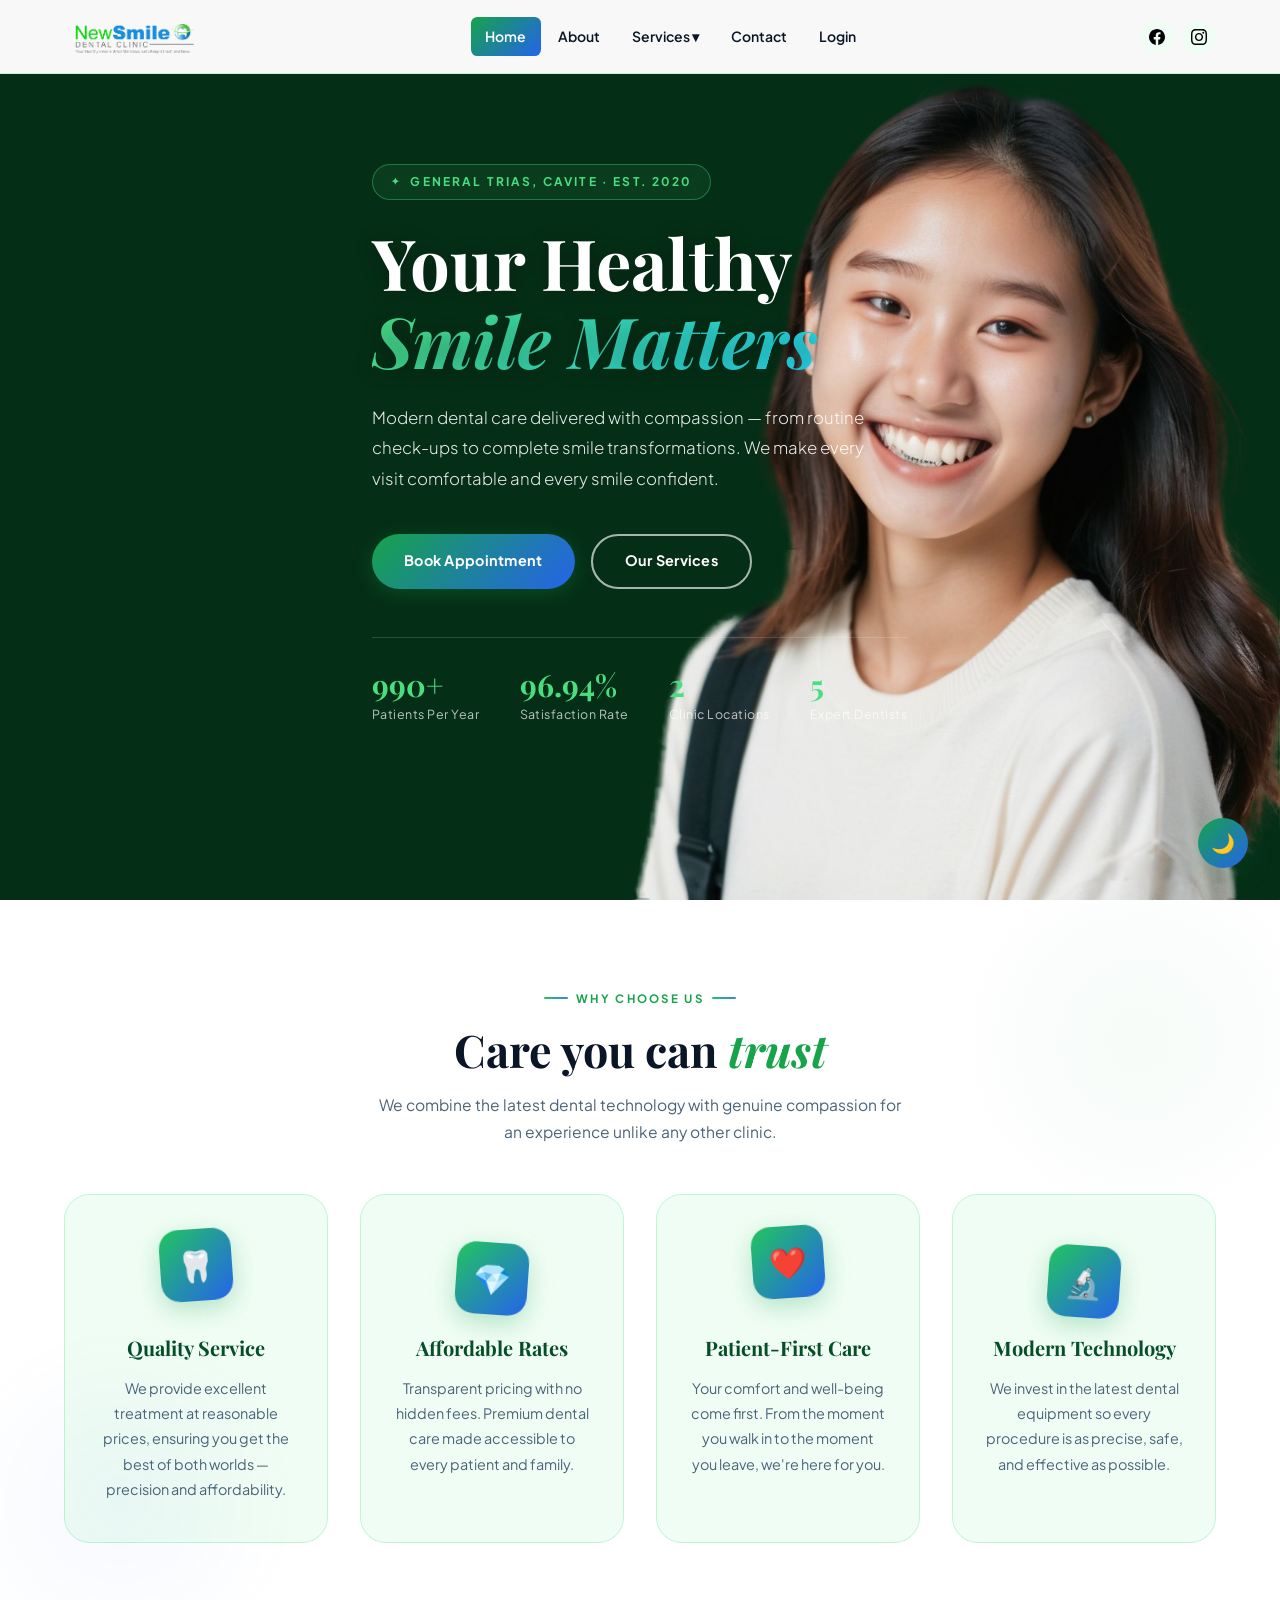
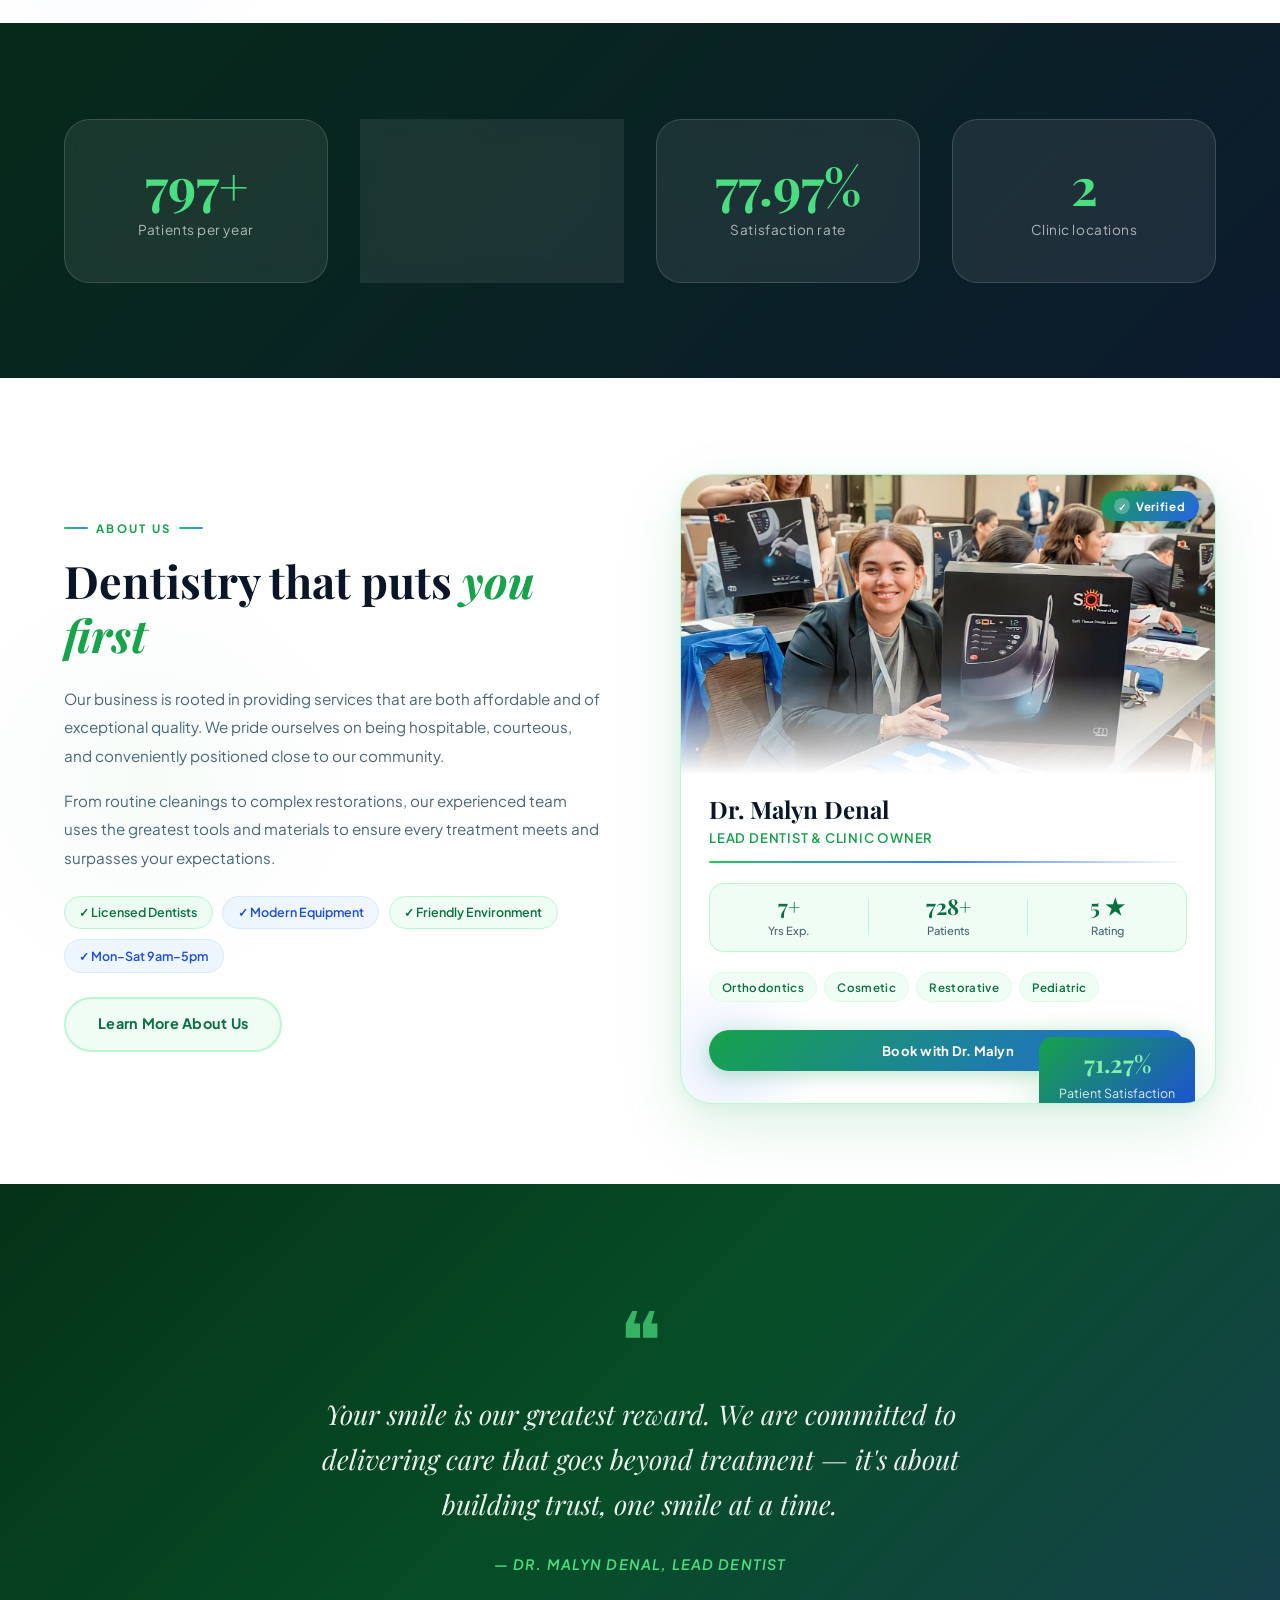
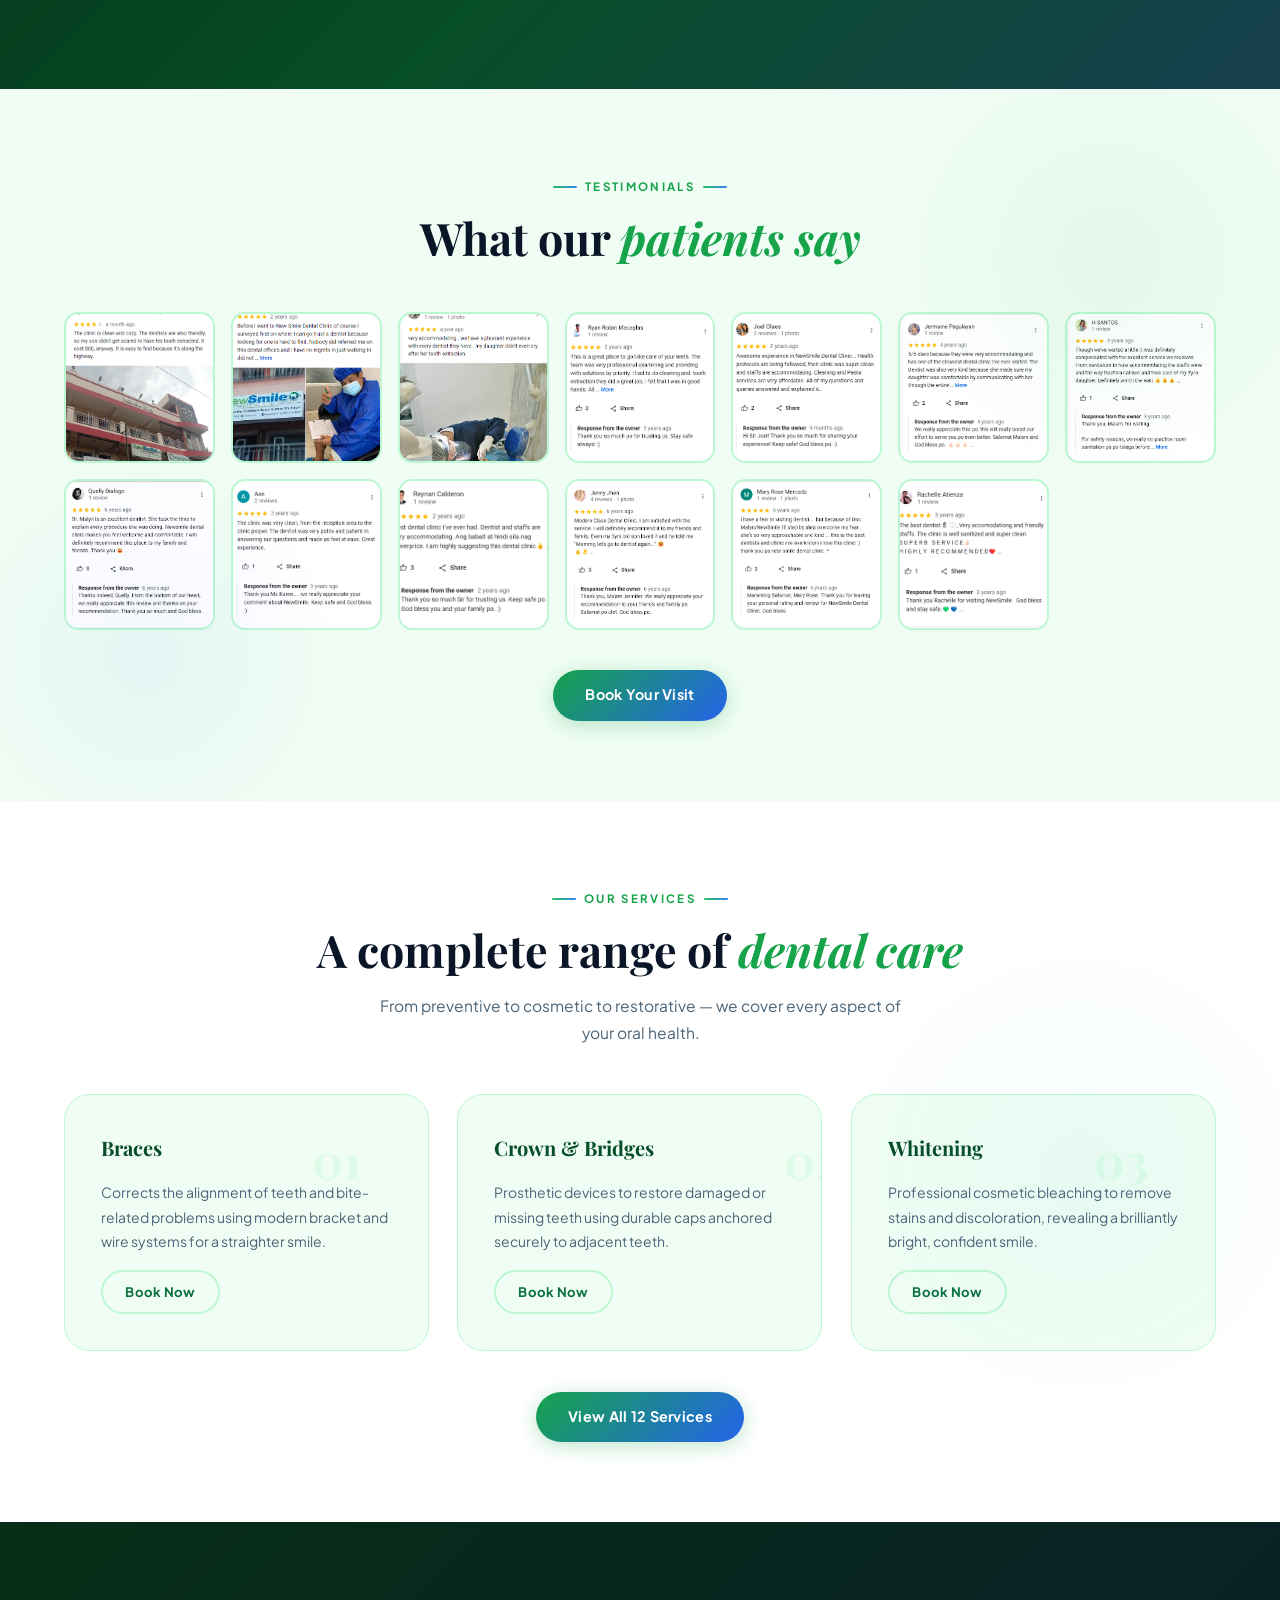
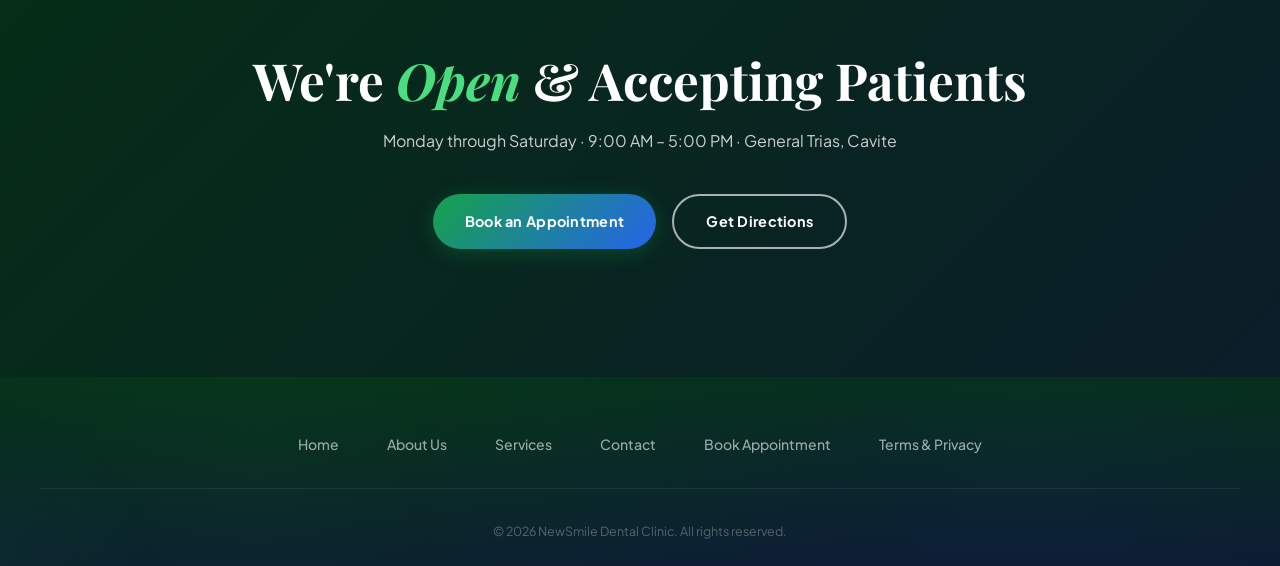
<file: index.html>
<!DOCTYPE html>
<html lang="en">
<head>
  <meta charset="UTF-8">
  <meta name="viewport" content="width=device-width, initial-scale=1.0">
  <title>NewSmile Dental Clinic — General Trias, Cavite</title>
  <link rel="stylesheet" href="css/style.css">
  <link href="https://fonts.googleapis.com/css2?family=Playfair+Display:ital,wght@0,400;0,600;0,700;1,400;1,600&family=Plus+Jakarta+Sans:wght@300;400;500;600;700&display=swap" rel="stylesheet">
  <link rel="icon" type="image/png" href="images/logo.png">
</head>
<body>
<button class="darkmode" onclick="myFunction()">🌙</button>

<!-- ══════════════════════════════
     SCROLL PROGRESS BAR
══════════════════════════════ -->
<div id="scroll-progress"></div>

<!-- ══════════════════════════════
     HEADER / NAV
══════════════════════════════ -->
<header>
  <div class="container nav-container">
    <div class="logo">
      <a href="index.html">
        <img src="images/title-logo.png" alt="NewSmile Dental Clinic">
      </a>
    </div>
    <nav>
      <button class="nav-toggle" aria-label="Toggle navigation">&#9776;</button>
      <ul class="nav-links">
        <li><a href="index.html" class="active">Home</a></li>
        <li><a href="about.html">About</a></li>
        <li>
          <a href="services.html">Services ▾</a>
          <ul class="dropdown-content">
            <li><a href="services.html#braces">Braces</a></li>
            <li><a href="services.html#crowns">Crown &amp; Bridges</a></li>
            <li><a href="services.html#whitening">Whitening</a></li>
            <li><a href="services.html#fillings">Fillings</a></li>
            <li><a href="services.html#cleaning">Cleaning</a></li>
            <li><a href="services.html#extraction">Extractions</a></li>
            <li><a href="services.html#surgery">Dental Surgery</a></li>
            <li><a href="services.html#dentures">Dentures</a></li>
            <li><a href="services.html#rootcanal">Root Canal</a></li>
            <li><a href="services.html#implants">Implants</a></li>
            <li><a href="services.html#pediatric">Pediatric Dentistry</a></li>
            <li><a href="services.html#xray">Dental X-ray</a></li>
          </ul>
        </li>
        <li><a href="contact.html">Contact</a></li>
        <li><a href="Login.html">Login</a></li>
      </ul>
    </nav>
    <div class="social-icons">
      <a href="https://www.facebook.com/NewSmilePH" target="_blank">
        <img src="images/icons/facebook.svg" alt="Facebook">
      </a>
      <a href="https://www.instagram.com" target="_blank">
        <img src="images/icons/instagram.svg" alt="Instagram">
      </a>
    </div>
  </div>
</header>


<!-- ══════════════════════════════════════════════════════
     PARALLAX SECTION 1 — HERO
     📌 REPLACE IMAGE: change url("images/YOUR_HERO_IMAGE.jpg")
        inside the .parallax-hero rule in css/style.css
══════════════════════════════════════════════════════ -->
<section class="parallax-hero">
  <!-- Dark overlay so text stays readable -->
  <div class="parallax-overlay"></div>

  <!-- Floating particles -->
  <div class="hero-particles">
    <span class="particle"></span><span class="particle"></span>
    <span class="particle"></span><span class="particle"></span>
    <span class="particle"></span><span class="particle"></span>
  </div>

  <!-- Hero content -->
  <div class="container hero-content">
    <span class="hero-tag">General Trias, Cavite &middot; Est. 2020</span>
    <h1>Your Healthy<br><span class="highlight">Smile Matters</span></h1>
    <p>Modern dental care delivered with compassion — from routine check-ups to complete smile transformations. We make every visit comfortable and every smile confident.</p>
    <div class="hero-actions">
      <a class="btn" href="appointment.html">Book Appointment</a>
      <a class="btn btn-outline" href="services.html">Our Services</a>
    </div>
    <div class="hero-stats">
      <div class="hero-stat">
        <strong data-target="1000" data-suffix="+">1000+</strong>
        <span>Patients Per Year</span>
      </div>
      <div class="hero-stat">
        <strong data-target="97.88" data-suffix="%" data-decimals="2">97.88%</strong>
        <span>Satisfaction Rate</span>
      </div>
      <div class="hero-stat">
        <strong data-target="2">2</strong>
        <span>Clinic Locations</span>
      </div>
      <div class="hero-stat">
        <strong data-target="5">5</strong>
        <span>Expert Dentists</span>
      </div>
    </div>
  </div>


</section>


<!-- ══════════════════════════════
     WHY CHOOSE US
══════════════════════════════ -->
<section class="features-section">
  <div class="container">
    <div class="section-header center">
      <span class="section-eyebrow reveal">Why Choose Us</span>
      <h2 class="section-title reveal delay-1">Care you can <em>trust</em></h2>
      <p class="section-sub reveal delay-2">We combine the latest dental technology with genuine compassion for an experience unlike any other clinic.</p>
    </div>
    <div class="features-grid">
      <div class="feature reveal delay-1">
        <div class="feature-icon">🦷</div>
        <h3>Quality Service</h3>
        <p>We provide excellent treatment at reasonable prices, ensuring you get the best of both worlds — precision and affordability.</p>
      </div>
      <div class="feature reveal delay-2">
        <div class="feature-icon">💎</div>
        <h3>Affordable Rates</h3>
        <p>Transparent pricing with no hidden fees. Premium dental care made accessible to every patient and family.</p>
      </div>
      <div class="feature reveal delay-3">
        <div class="feature-icon">❤️</div>
        <h3>Patient-First Care</h3>
        <p>Your comfort and well-being come first. From the moment you walk in to the moment you leave, we're here for you.</p>
      </div>
      <div class="feature reveal delay-4">
        <div class="feature-icon">🔬</div>
        <h3>Modern Technology</h3>
        <p>We invest in the latest dental equipment so every procedure is as precise, safe, and effective as possible.</p>
      </div>
    </div>
  </div>
</section>


<!-- ══════════════════════════════════════════════════════
     PARALLAX SECTION 2 — STATISTICS BANNER
     📌 REPLACE IMAGE: change url("images/YOUR_STATS_BG.jpg")
        inside the .parallax-stats rule in css/style.css
══════════════════════════════════════════════════════ -->
<section class="parallax-stats">
  <div class="parallax-overlay overlay-dark"></div>
  <div class="container" style="position:relative;z-index:2;">
    <div class="stats-grid">
      <div class="stats-card reveal">
        <h2 data-target="1000" data-suffix="+">1000+</h2>
        <p>Patients per year</p>
      </div>
      <div class="stats-card reveal delay-1">
        <h2 data-target="5">5</h2>
        <p>Qualified dentists</p>
      </div>
      <div class="stats-card reveal delay-2">
        <h2 data-target="97.88" data-suffix="%" data-decimals="2">97.88%</h2>
        <p>Satisfaction rate</p>
      </div>
      <div class="stats-card reveal delay-3">
        <h2 data-target="2">2</h2>
        <p>Clinic locations</p>
      </div>
    </div>
  </div>
</section>


<!-- ══════════════════════════════
     ABOUT
══════════════════════════════ -->
<section class="about-section">
  <div class="container about-inner">

    <!-- Left: Text -->
    <div class="about-text reveal-left">
      <span class="section-eyebrow">About Us</span>
      <h2>Dentistry that puts <em>you first</em></h2>
      <p>Our business is rooted in providing services that are both affordable and of exceptional quality. We pride ourselves on being hospitable, courteous, and conveniently positioned close to our community.</p>
      <p>From routine cleanings to complex restorations, our experienced team uses the greatest tools and materials to ensure every treatment meets and surpasses your expectations.</p>
      <div class="about-badges">
        <span class="badge">✓ Licensed Dentists</span>
        <span class="badge blue">✓ Modern Equipment</span>
        <span class="badge">✓ Friendly Environment</span>
        <span class="badge blue">✓ Mon–Sat 9am–5pm</span>
      </div>
      <a class="btn btn-ghost" href="about.html">Learn More About Us</a>
    </div>

    <!-- Right: Doctor Lead Card -->
    <div class="about-visual reveal-right">
      <div class="doctor-card">

        <!-- Decorative background blobs -->
        <div class="doctor-card-blob blob-1"></div>
        <div class="doctor-card-blob blob-2"></div>

        <!-- Photo -->
        <div class="doctor-photo-wrap">
          <!--
            📌 REPLACE DOCTOR IMAGE:
               Change src="images/doc-malyn-2.jpg" to your photo path
          -->
          <img src="images/doc-malyn-2.jpg"
               alt="Dr. Malyn Denal"
               class="doctor-photo"
               onerror="this.style.display='none';this.nextElementSibling.style.display='flex'">
          <div class="doctor-photo-placeholder">🦷</div>

          <!-- Verified badge on photo -->
          <div class="doctor-verified">
            <span>✓</span> Verified
          </div>
        </div>

        <!-- Info -->
        <div class="doctor-info">
          <h3 class="doctor-name">Dr. Malyn Denal</h3>
          <p class="doctor-title">Lead Dentist &amp; Clinic Owner</p>

          <!-- Divider line -->
          <div class="doctor-divider"></div>

          <!-- Quick stats row -->
          <div class="doctor-stats-row">
            <div class="doctor-stat-item">
              <strong data-target="10" data-suffix="+">10+</strong>
              <span>Yrs Exp.</span>
            </div>
            <div class="doctor-stat-sep"></div>
            <div class="doctor-stat-item">
              <strong data-target="1000" data-suffix="+">1K+</strong>
              <span>Patients</span>
            </div>
            <div class="doctor-stat-sep"></div>
            <div class="doctor-stat-item">
              <strong>5 ★</strong>
              <span>Rating</span>
            </div>
          </div>

          <!-- Specialties -->
          <div class="doctor-tags">
            <span class="doctor-tag-item">Orthodontics</span>
            <span class="doctor-tag-item">Cosmetic</span>
            <span class="doctor-tag-item">Restorative</span>
            <span class="doctor-tag-item">Pediatric</span>
          </div>

          <!-- CTA -->
          <a class="btn btn-sm" href="appointment.html" style="width:100%;justify-content:center;margin-top:.5rem;">
            Book with Dr. Malyn
          </a>
        </div>

        <!-- Floating satisfaction badge -->
        <div class="about-float-card">
          <span class="num" data-target="97.88" data-suffix="%" data-decimals="2">97.88%</span>
          <p>Patient Satisfaction</p>
        </div>

      </div><!-- /.doctor-card -->
    </div>

  </div>
</section>


<!-- ══════════════════════════════════════════════════════
     PARALLAX SECTION 3 — QUOTE / MID BANNER
     📌 REPLACE IMAGE: change url("images/YOUR_QUOTE_BG.jpg")
        inside the .parallax-quote rule in css/style.css
══════════════════════════════════════════════════════ -->
<section class="parallax-quote">
  <div class="parallax-overlay overlay-green"></div>
  <div class="container parallax-quote-content reveal">
    <span class="quote-icon">❝</span>
    <blockquote>Your smile is our greatest reward. We are committed to delivering care that goes beyond treatment — it's about building trust, one smile at a time.</blockquote>
    <cite>— Dr. Malyn Denal, Lead Dentist</cite>
  </div>
</section>


<!-- ══════════════════════════════
     PATIENT REVIEWS
══════════════════════════════ -->
<section class="reviews-section">
  <div class="container">
    <div class="section-header center">
      <span class="section-eyebrow reveal">Testimonials</span>
      <h2 class="section-title reveal delay-1">What our <em>patients say</em></h2>
    </div>
    <div class="reviews-grid reveal">
      <!--
        📌 REPLACE REVIEW IMAGES:
           Change src paths to your actual customer review screenshots
           e.g. src="images/customer/cus.1.png"
      -->
      <img class="review-img" src="images/customer/cus.1.png"  alt="Patient review 1"  onerror="this.src='';this.alt='Review 1'">
      <img class="review-img" src="images/customer/cus.2.png"  alt="Patient review 2"  onerror="this.src='';this.alt='Review 2'">
      <img class="review-img" src="images/customer/cus.3.png"  alt="Patient review 3"  onerror="this.src='';this.alt='Review 3'">
      <img class="review-img" src="images/customer/cus.4.png"  alt="Patient review 4"  onerror="this.src='';this.alt='Review 4'">
      <img class="review-img" src="images/customer/cus.5.png"  alt="Patient review 5"  onerror="this.src='';this.alt='Review 5'">
      <img class="review-img" src="images/customer/cus.6.png"  alt="Patient review 6"  onerror="this.src='';this.alt='Review 6'">
      <img class="review-img" src="images/customer/cus.7.png"  alt="Patient review 7"  onerror="this.src='';this.alt='Review 7'">
      <img class="review-img" src="images/customer/cus.8.png"  alt="Patient review 8"  onerror="this.src='';this.alt='Review 8'">
      <img class="review-img" src="images/customer/cus.9.png"  alt="Patient review 9"  onerror="this.src='';this.alt='Review 9'">
      <img class="review-img" src="images/customer/cus.10.png" alt="Patient review 10" onerror="this.src='';this.alt='Review 10'">
      <img class="review-img" src="images/customer/cus.11.png" alt="Patient review 11" onerror="this.src='';this.alt='Review 11'">
      <img class="review-img" src="images/customer/cus.12.png" alt="Patient review 12" onerror="this.src='';this.alt='Review 12'">
      <img class="review-img" src="images/customer/cus.13.png" alt="Patient review 13" onerror="this.src='';this.alt='Review 13'">
    </div>
    <div class="text-center reveal" style="margin-top:2rem;">
      <a class="btn" href="appointment.html">Book Your Visit</a>
    </div>
  </div>
</section>


<!-- ══════════════════════════════
     SERVICES PREVIEW
══════════════════════════════ -->
<section class="services-section">
  <div class="container">
    <div class="section-header center">
      <span class="section-eyebrow reveal">Our Services</span>
      <h2 class="section-title reveal delay-1">A complete range of <em>dental care</em></h2>
      <p class="section-sub reveal delay-2">From preventive to cosmetic to restorative — we cover every aspect of your oral health.</p>
    </div>
    <div class="services-grid">
      <div class="service-card reveal delay-1">
        <span class="service-num">01</span>
        <h3>Braces</h3>
        <p>Corrects the alignment of teeth and bite-related problems using modern bracket and wire systems for a straighter smile.</p>
        <a class="btn btn-sm btn-ghost" href="appointment.html">Book Now</a>
      </div>
      <div class="service-card reveal delay-2">
        <span class="service-num">02</span>
        <h3>Crown &amp; Bridges</h3>
        <p>Prosthetic devices to restore damaged or missing teeth using durable caps anchored securely to adjacent teeth.</p>
        <a class="btn btn-sm btn-ghost" href="appointment.html">Book Now</a>
      </div>
      <div class="service-card reveal delay-3">
        <span class="service-num">03</span>
        <h3>Whitening</h3>
        <p>Professional cosmetic bleaching to remove stains and discoloration, revealing a brilliantly bright, confident smile.</p>
        <a class="btn btn-sm btn-ghost" href="appointment.html">Book Now</a>
      </div>
    </div>
    <div class="text-center reveal" style="margin-top:2.5rem;">
      <a class="btn" href="services.html">View All 12 Services</a>
    </div>
  </div>
</section>


<!-- ══════════════════════════════════════════════════════
     PARALLAX SECTION 4 — CTA / CALL TO ACTION
     📌 REPLACE IMAGE: change url("images/YOUR_CTA_IMAGE.jpg")
        inside the .parallax-cta rule in css/style.css
══════════════════════════════════════════════════════ -->
<section class="parallax-cta">
  <div class="parallax-overlay overlay-dark"></div>
  <div class="container cta-content reveal">
    <h2>We're <em>Open</em> &amp; Accepting Patients</h2>
    <p>Monday through Saturday &middot; 9:00 AM – 5:00 PM &middot; General Trias, Cavite</p>
    <div class="cta-actions">
      <a class="btn" href="appointment.html">Book an Appointment</a>
      <a class="btn btn-outline" href="contact.html">Get Directions</a>
    </div>
  </div>
</section>


<!-- ══════════════════════════════
     FOOTER
══════════════════════════════ -->
<footer>
  <div class="footer-links container">
    <a href="index.html">Home</a>
    <a href="about.html">About Us</a>
    <a href="services.html">Services</a>
    <a href="contact.html">Contact</a>
    <a href="appointment.html">Book Appointment</a>
    <a href="Agreement.html">Terms &amp; Privacy</a>
  </div>
  <div class="footer-bottom">&copy; 2026 NewSmile Dental Clinic. All rights reserved.</div>
</footer>

<script src="js/script.js"></script>
</body>
</html>
</file>
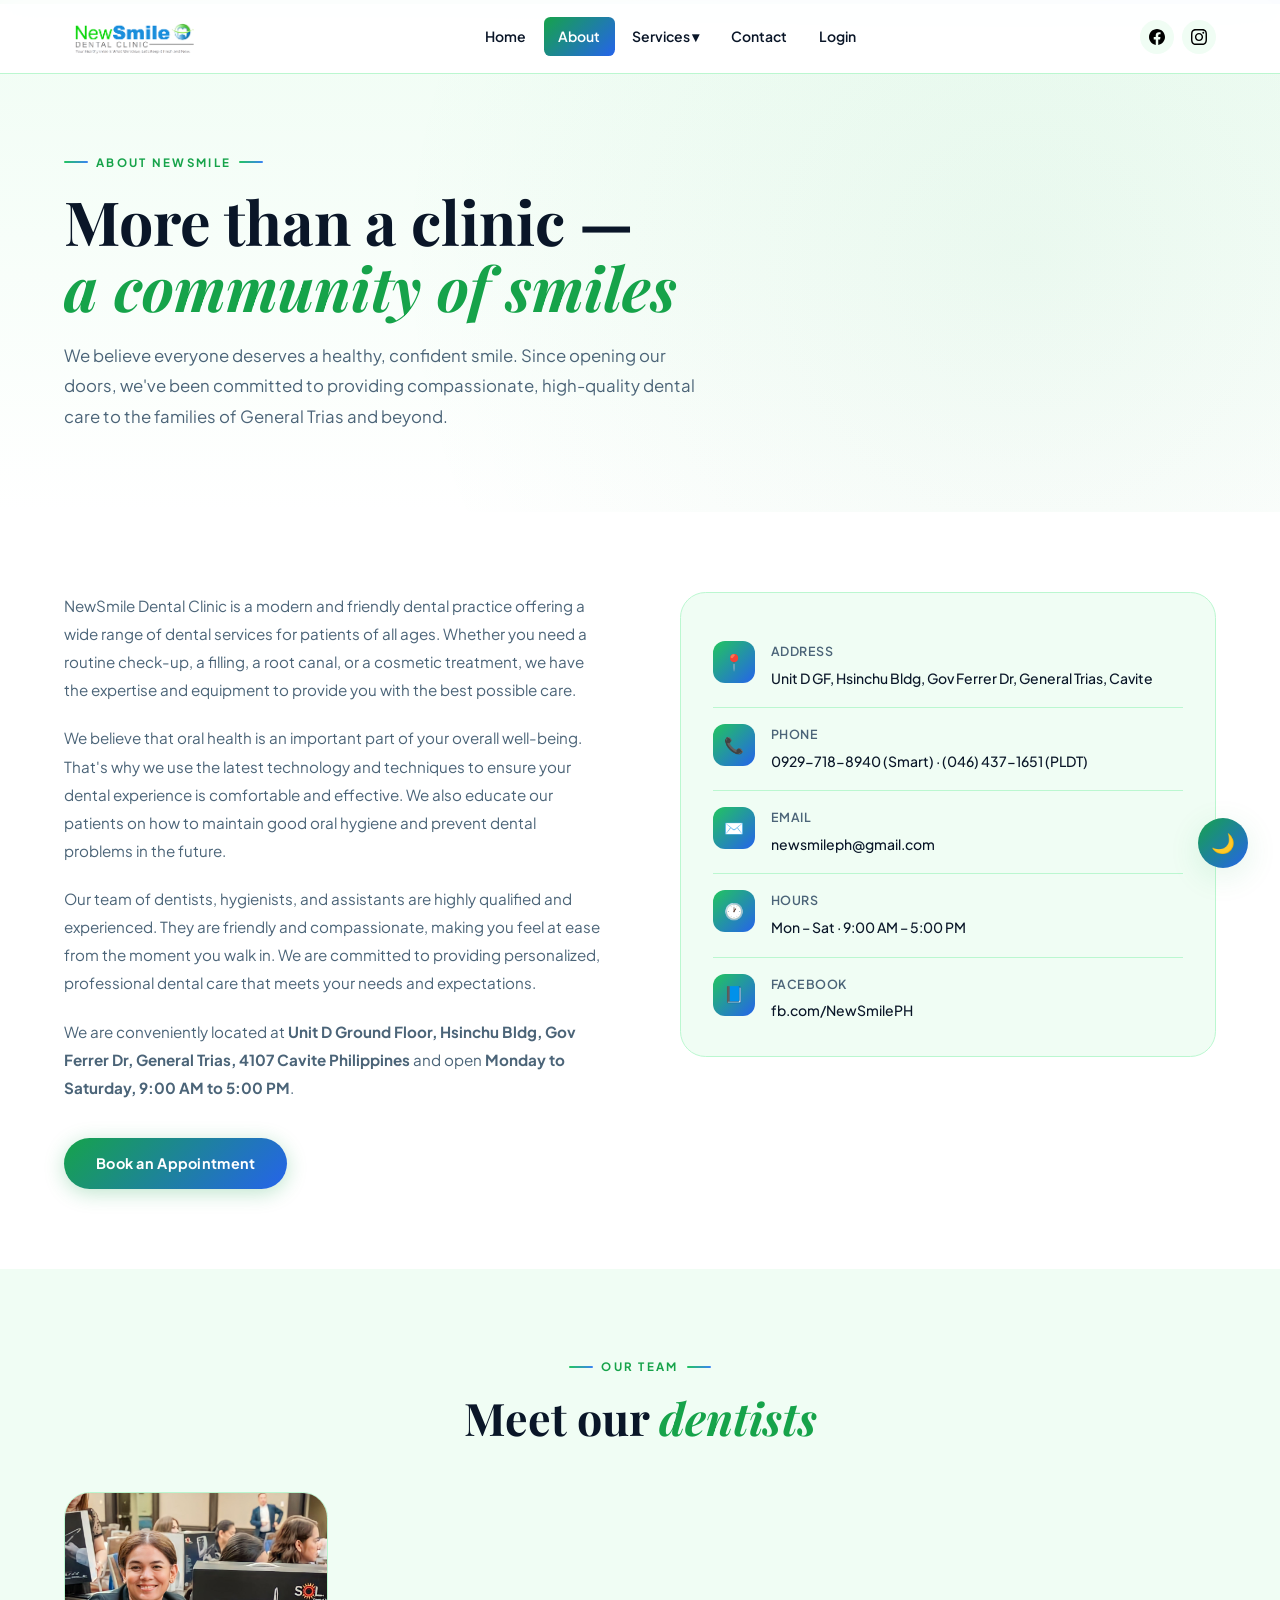
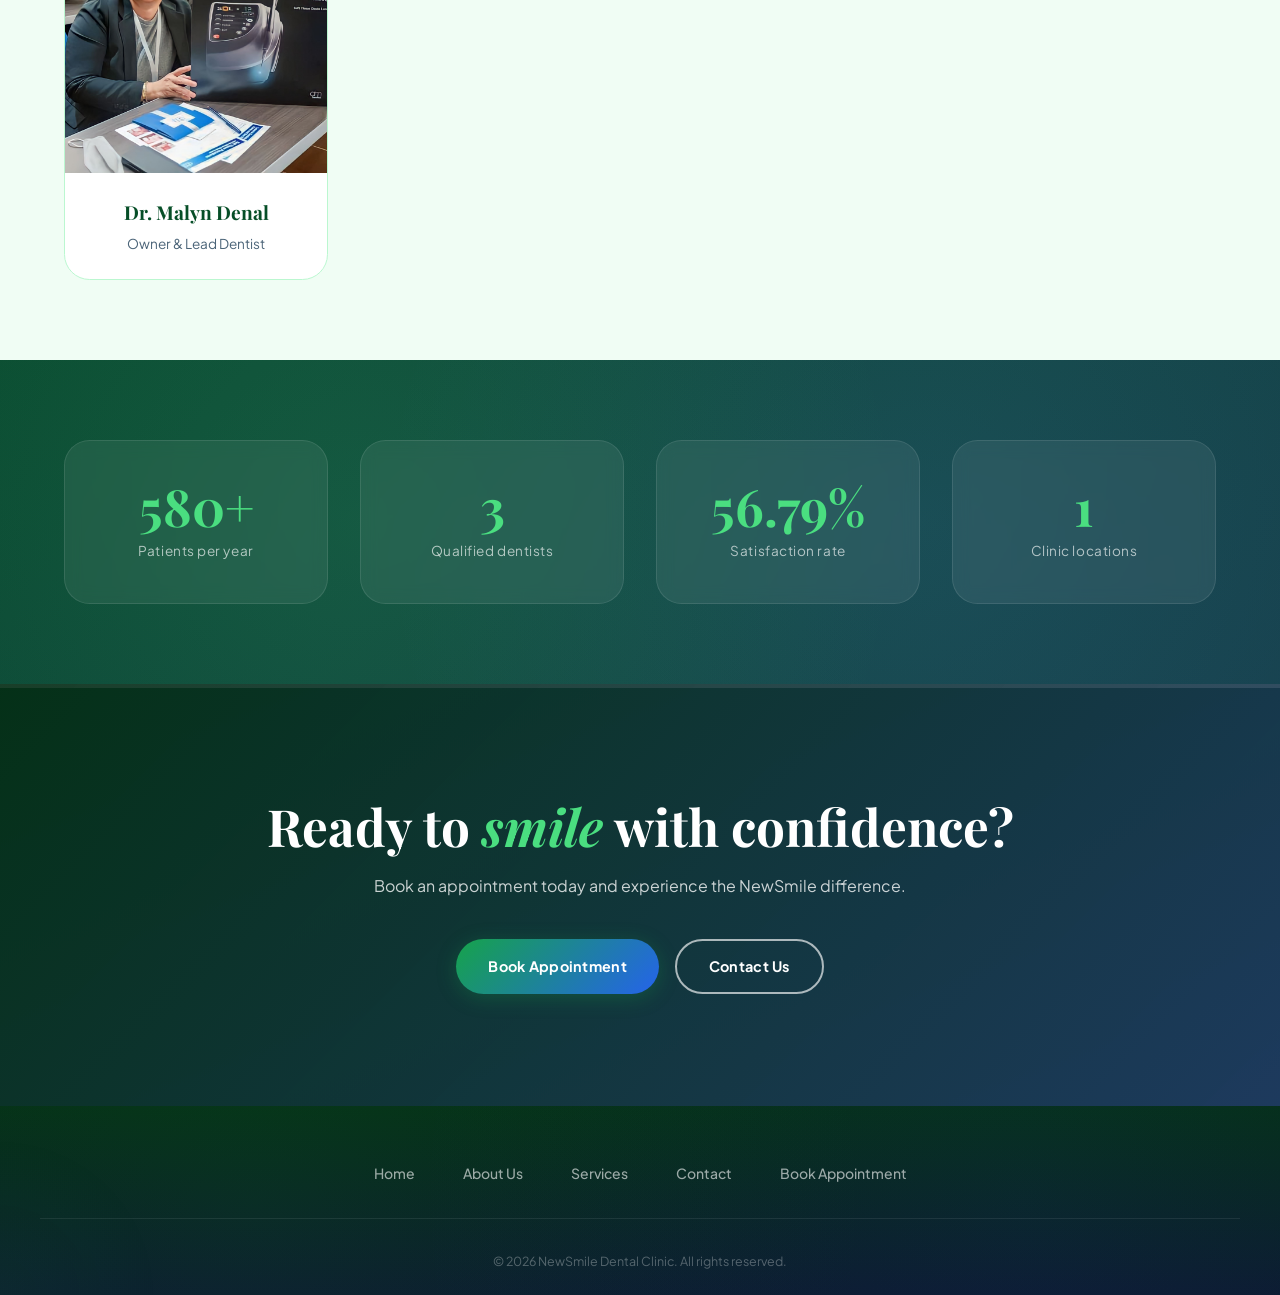
<file: about.html>
<!DOCTYPE html>
<html lang="en">
<head>
  <meta charset="UTF-8">
  <meta name="viewport" content="width=device-width, initial-scale=1.0">
  <title>About Us — NewSmile Dental Clinic</title>
  <link rel="stylesheet" href="css/style.css">
  <link href="https://fonts.googleapis.com/css2?family=Playfair+Display:ital,wght@0,400;0,600;0,700;1,400;1,600&family=Plus+Jakarta+Sans:wght@300;400;500;600;700&display=swap" rel="stylesheet">
  <link rel="icon" type="image/png" href="images/logo.png">
</head>
<body>
<button class="darkmode" onclick="myFunction()">🌙</button>
<header>
  <div class="container nav-container">
    <div class="logo"><a href="index.html"><img src="images/title-logo.png" alt="NewSmile Dental Clinic"></a></div>
    <nav>
      <button class="nav-toggle" aria-label="Toggle nav">&#9776;</button>
      <ul class="nav-links">
        <li><a href="index.html">Home</a></li>
        <li><a href="about.html" class="active">About</a></li>
        <li><a href="services.html">Services ▾</a>
          <ul class="dropdown-content">
            <li><a href="services.html#braces">Braces</a></li>
            <li><a href="services.html#crowns">Crown &amp; Bridges</a></li>
            <li><a href="services.html#whitening">Whitening</a></li>
            <li><a href="services.html#fillings">Fillings</a></li>
            <li><a href="services.html#cleaning">Cleaning</a></li>
            <li><a href="services.html#extraction">Extractions</a></li>
            <li><a href="services.html#surgery">Dental Surgery</a></li>
            <li><a href="services.html#dentures">Dentures</a></li>
            <li><a href="services.html#rootcanal">Root Canal</a></li>
            <li><a href="services.html#implants">Implants</a></li>
            <li><a href="services.html#pediatric">Pediatric Dentistry</a></li>
            <li><a href="services.html#xray">Dental X-ray</a></li>
          </ul>
        </li>
        <li><a href="contact.html">Contact</a></li>
        <li><a href="Login.html">Login</a></li>
      </ul>
    </nav>
    <div class="social-icons">
      <a href="https://www.facebook.com/redbillions" target="_blank"><img src="images/icons/facebook.svg" alt="Facebook"></a>
      <a href="https://www.instagram.com" target="_blank"><img src="images/icons/instagram.svg" alt="Instagram"></a>
    </div>
  </div>
</header>

<!-- PAGE HERO -->
<section class="page-hero-section">
  <div class="container">
    <span class="section-eyebrow reveal">About NewSmile</span>
    <h1 class="page-title reveal delay-1">More than a clinic —<br><em>a community of smiles</em></h1>
    <p class="page-subtitle reveal delay-2">We believe everyone deserves a healthy, confident smile. Since opening our doors, we've been committed to providing compassionate, high-quality dental care to the families of General Trias and beyond.</p>
  </div>
</section>

<!-- ABOUT BODY -->
<section class="about-page-body">
  <div class="container about-body-grid">
    <div class="about-body-text reveal-left">
      <p>NewSmile Dental Clinic is a modern and friendly dental practice offering a wide range of dental services for patients of all ages. Whether you need a routine check-up, a filling, a root canal, or a cosmetic treatment, we have the expertise and equipment to provide you with the best possible care.</p>
      <p>We believe that oral health is an important part of your overall well-being. That's why we use the latest technology and techniques to ensure your dental experience is comfortable and effective. We also educate our patients on how to maintain good oral hygiene and prevent dental problems in the future.</p>
      <p>Our team of dentists, hygienists, and assistants are highly qualified and experienced. They are friendly and compassionate, making you feel at ease from the moment you walk in. We are committed to providing personalized, professional dental care that meets your needs and expectations.</p>
      <p>We are conveniently located at <strong>Unit D Ground Floor, Hsinchu Bldg, Gov Ferrer Dr, General Trias, 4107 Cavite Philippines</strong> and open <strong>Monday to Saturday, 9:00 AM to 5:00 PM</strong>.</p>
      <a class="btn" href="appointment.html" style="margin-top:1rem;">Book an Appointment</a>
    </div>
    <div class="reveal-right">
      <div class="about-info-card">
        <div class="about-info-item">
          <div class="about-info-icon">📍</div>
          <div><strong>Address</strong><span>Unit D GF, Hsinchu Bldg, Gov Ferrer Dr, General Trias, Cavite</span></div>
        </div>
        <div class="about-info-item">
          <div class="about-info-icon">📞</div>
          <div><strong>Phone</strong><span>0929-718-8940 (Smart) · (046) 437-1651 (PLDT)</span></div>
        </div>
        <div class="about-info-item">
          <div class="about-info-icon">✉️</div>
          <div><strong>Email</strong><span><a href="mailto:newsmileph@gmail.com">newsmileph@gmail.com</a></span></div>
        </div>
        <div class="about-info-item">
          <div class="about-info-icon">🕐</div>
          <div><strong>Hours</strong><span>Mon – Sat · 9:00 AM – 5:00 PM</span></div>
        </div>
        <div class="about-info-item">
          <div class="about-info-icon">📘</div>
          <div><strong>Facebook</strong><span><a href="https://web.facebook.com/NewSmilePH" target="_blank">fb.com/NewSmilePH</a></span></div>
        </div>
      </div>
    </div>
  </div>
</section>

<!-- TEAM -->
<section class="team-section">
  <div class="container">
    <div class="section-header center">
      <span class="section-eyebrow reveal">Our Team</span>
      <h2 class="section-title reveal delay-1">Meet our <em>dentists</em></h2>
    </div>
    <div class="team-grid">
      <div class="team-card reveal-scale delay-1">
        <img class="team-card-img" src="images/doc-malyn-2.jpg" alt="Dr. Malyn Denal">
        <div class="team-card-body">
          <h3>Dr. Malyn Denal</h3>
          <p>Owner &amp; Lead Dentist</p>
        </div>
      </div>
      <!-- Add more team cards here as the team grows -->
    </div>
  </div>
</section>

<!-- STATISTICS -->
<section class="statistics-section">
  <div class="container">
    <div class="stats-grid">
      <div class="stats-card reveal"><h2 data-target="1000" data-suffix="+">1000+</h2><p>Patients per year</p></div>
      <div class="stats-card reveal delay-1"><h2 data-target="5">5</h2><p>Qualified dentists</p></div>
      <div class="stats-card reveal delay-2"><h2 data-target="97.88" data-suffix="%" data-decimals="2">97.88%</h2><p>Satisfaction rate</p></div>
      <div class="stats-card reveal delay-3"><h2 data-target="2">2</h2><p>Clinic locations</p></div>
    </div>
  </div>
</section>

<!-- CTA -->
<section class="cta-section">
  <div class="cta-bg"></div>
  <div class="cta-overlay"></div>
  <div class="container cta-content reveal">
    <h2>Ready to <em>smile</em> with confidence?</h2>
    <p>Book an appointment today and experience the NewSmile difference.</p>
    <div class="cta-actions">
      <a class="btn" href="appointment.html">Book Appointment</a>
      <a class="btn btn-outline" href="contact.html">Contact Us</a>
    </div>
  </div>
</section>

<footer>
  <div class="footer-links container">
    <a href="index.html">Home</a>
    <a href="about.html">About Us</a>
    <a href="services.html">Services</a>
    <a href="contact.html">Contact</a>
    <a href="appointment.html">Book Appointment</a>
  </div>
  <div class="footer-bottom">&copy; 2026 NewSmile Dental Clinic. All rights reserved.</div>
</footer>
<script src="js/script.js"></script>
</body>
</html>
</file>
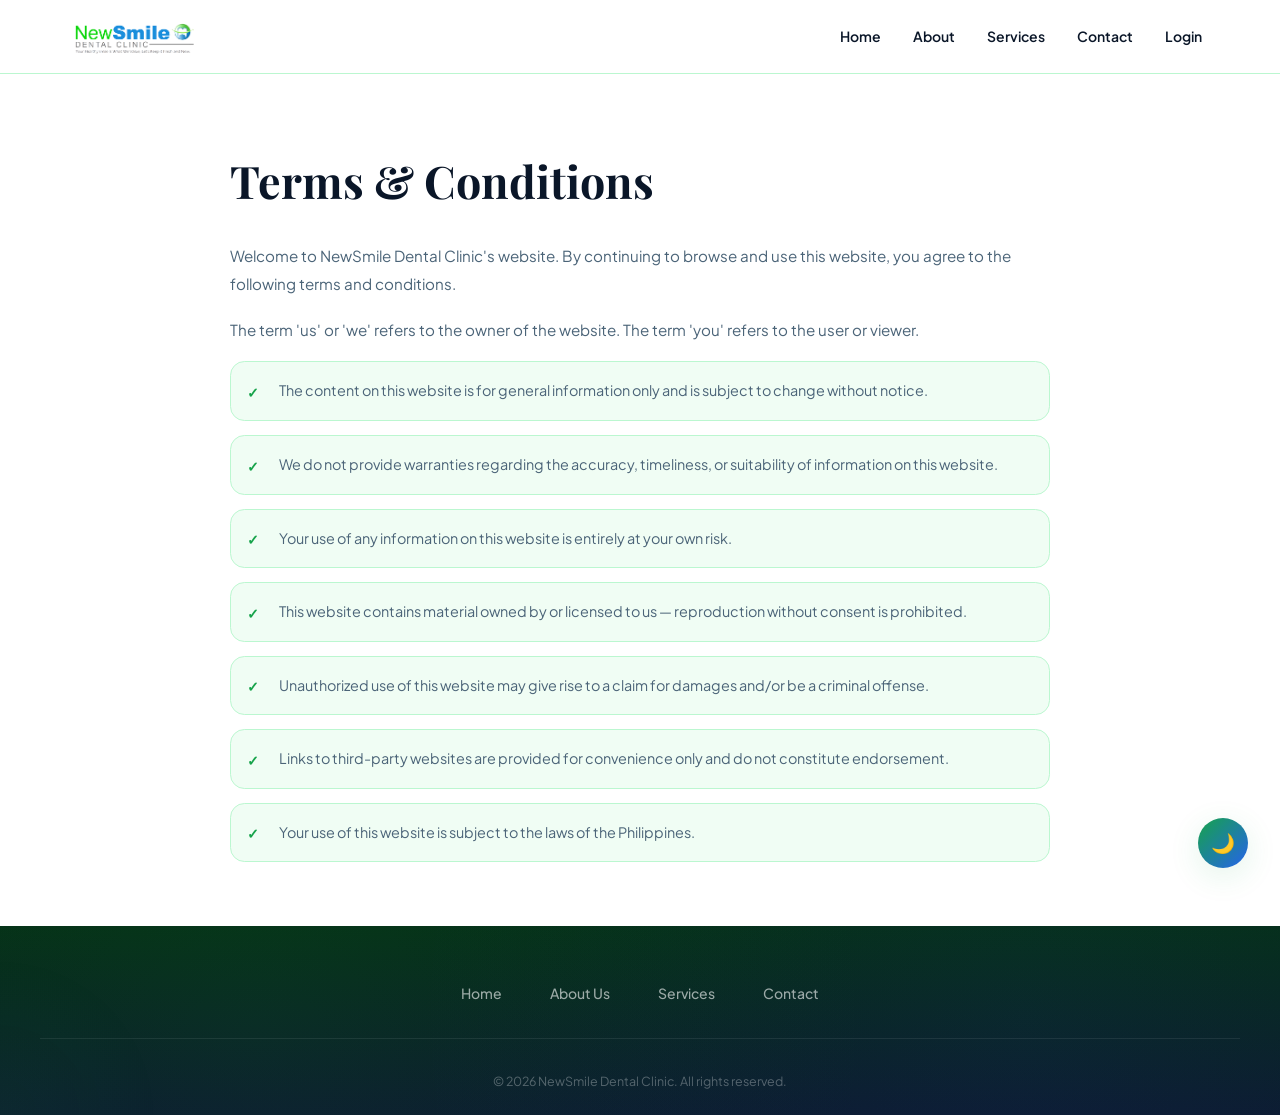
<file: Agreement.html>
<!DOCTYPE html>
<html lang="en">
<head>
  <meta charset="UTF-8">
  <meta name="viewport" content="width=device-width, initial-scale=1.0">
  <title>Terms &amp; Privacy — NewSmile Dental Clinic</title>
  <link rel="stylesheet" href="css/style.css">
  <link href="https://fonts.googleapis.com/css2?family=Playfair+Display:ital,wght@0,400;0,600;0,700;1,400;1,600&family=Plus+Jakarta+Sans:wght@300;400;500;600;700&display=swap" rel="stylesheet">
  <link rel="icon" type="image/png" href="images/logo.png">
</head>
<body>
<button class="darkmode" onclick="myFunction()">🌙</button>
<header>
  <div class="container nav-container">
    <div class="logo"><a href="index.html"><img src="images/title-logo.png" alt="NewSmile Dental Clinic"></a></div>
    <nav>
      <button class="nav-toggle" aria-label="Toggle nav">&#9776;</button>
      <ul class="nav-links">
        <li><a href="index.html">Home</a></li>
        <li><a href="about.html">About</a></li>
        <li><a href="services.html">Services</a></li>
        <li><a href="contact.html">Contact</a></li>
        <li><a href="Login.html">Login</a></li>
      </ul>
    </nav>
  </div>
</header>
<main class="container">
  <section class="terms-section reveal">
    <h1>Terms &amp; Conditions</h1>
    <p>Welcome to NewSmile Dental Clinic's website. By continuing to browse and use this website, you agree to the following terms and conditions.</p>
    <p>The term 'us' or 'we' refers to the owner of the website. The term 'you' refers to the user or viewer.</p>
    <ul>
      <li>The content on this website is for general information only and is subject to change without notice.</li>
      <li>We do not provide warranties regarding the accuracy, timeliness, or suitability of information on this website.</li>
      <li>Your use of any information on this website is entirely at your own risk.</li>
      <li>This website contains material owned by or licensed to us — reproduction without consent is prohibited.</li>
      <li>Unauthorized use of this website may give rise to a claim for damages and/or be a criminal offense.</li>
      <li>Links to third-party websites are provided for convenience only and do not constitute endorsement.</li>
      <li>Your use of this website is subject to the laws of the Philippines.</li>
    </ul>
  </section>
</main>
<footer>
  <div class="footer-links container">
    <a href="index.html">Home</a>
    <a href="about.html">About Us</a>
    <a href="services.html">Services</a>
    <a href="contact.html">Contact</a>
  </div>
  <div class="footer-bottom">&copy; 2026 NewSmile Dental Clinic. All rights reserved.</div>
</footer>
<script src="js/script.js"></script>
</body>
</html>
</file>
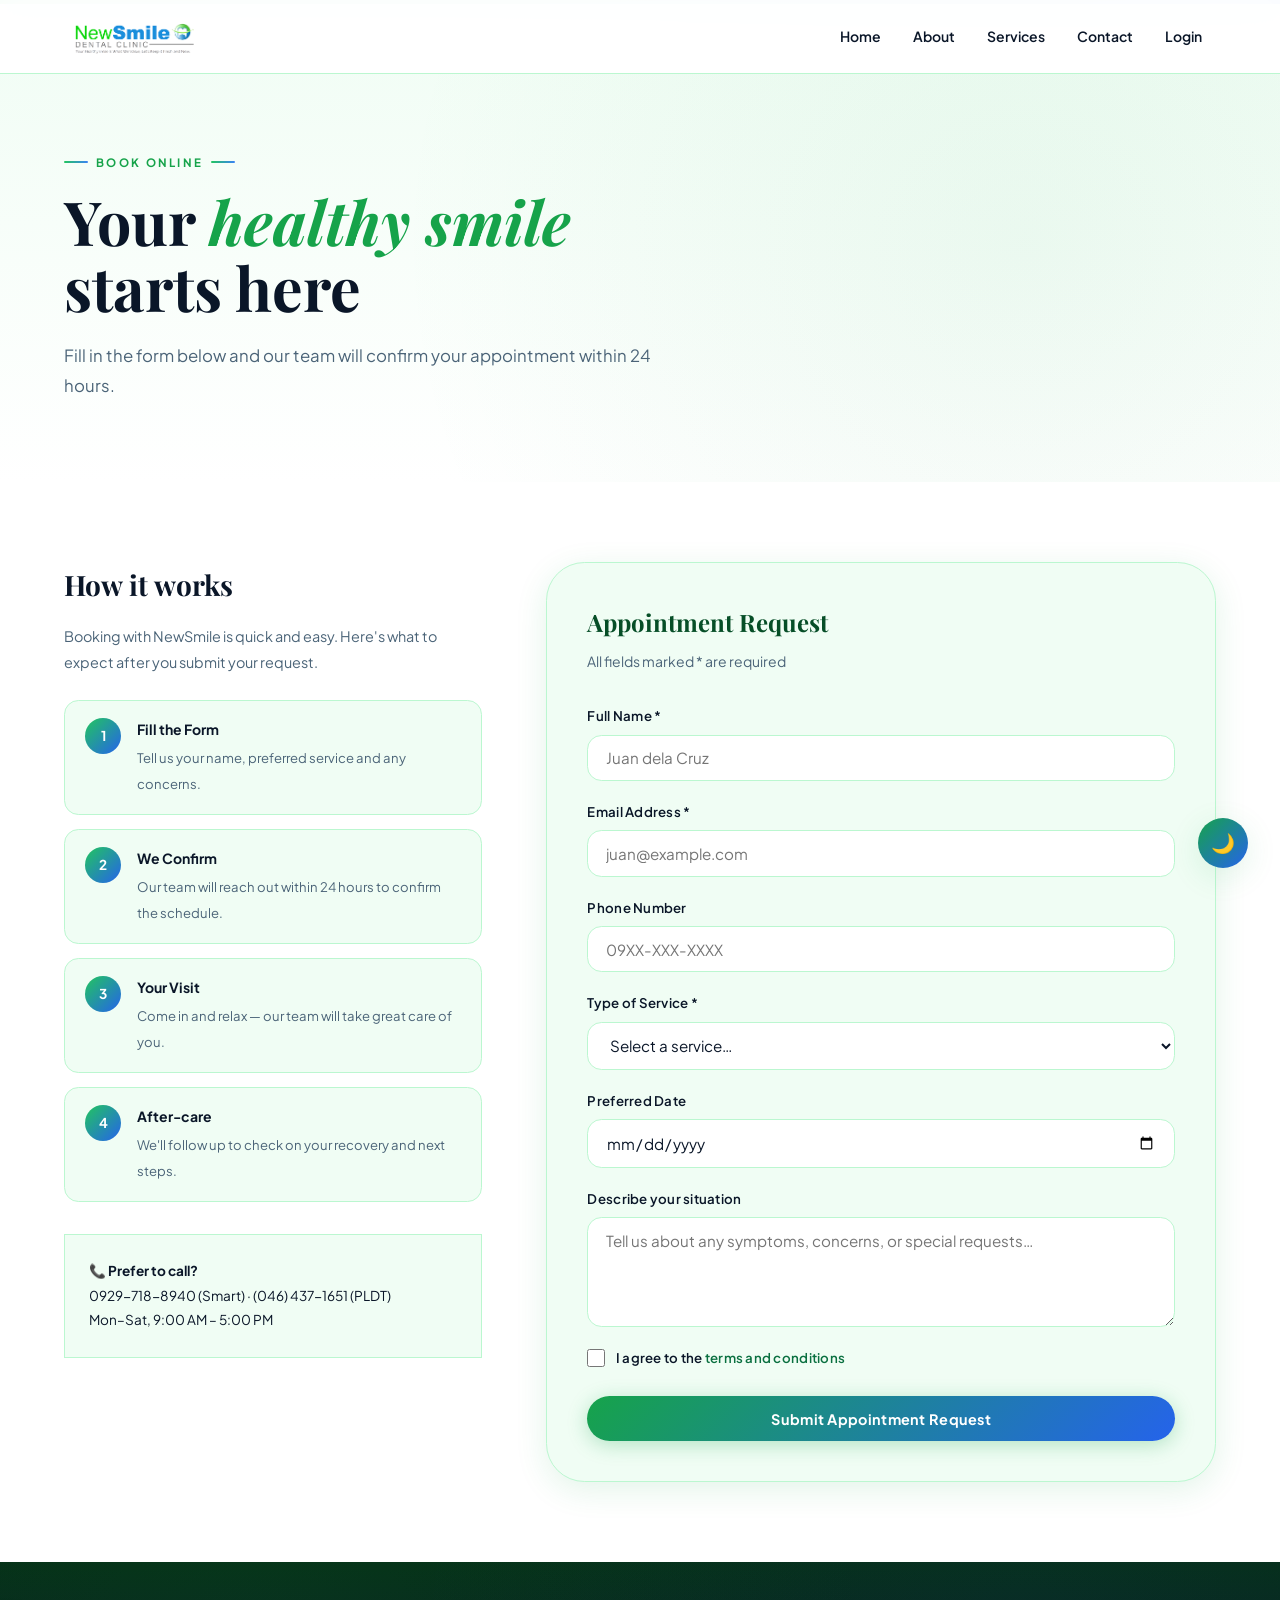
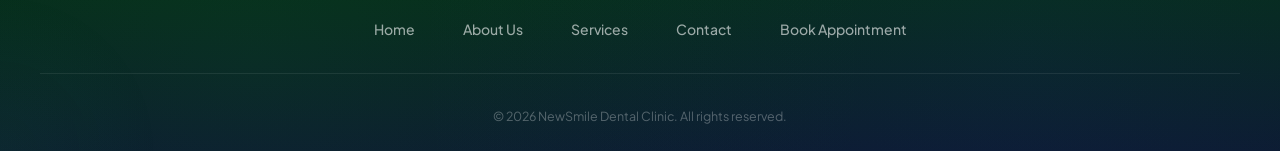
<file: appointment.html>
<!DOCTYPE html>
<html lang="en">
<head>
  <meta charset="UTF-8">
  <meta name="viewport" content="width=device-width, initial-scale=1.0">
  <title>Book Appointment — NewSmile Dental Clinic</title>
  <link rel="stylesheet" href="css/style.css">
  <link href="https://fonts.googleapis.com/css2?family=Playfair+Display:ital,wght@0,400;0,600;0,700;1,400;1,600&family=Plus+Jakarta+Sans:wght@300;400;500;600;700&display=swap" rel="stylesheet">
  <link rel="icon" type="image/png" href="images/logo.png">
</head>
<body>
<button class="darkmode" onclick="myFunction()">🌙</button>
<header>
  <div class="container nav-container">
    <div class="logo"><a href="index.html"><img src="images/title-logo.png" alt="NewSmile Dental Clinic"></a></div>
    <nav>
      <button class="nav-toggle" aria-label="Toggle nav">&#9776;</button>
      <ul class="nav-links">
        <li><a href="index.html">Home</a></li>
        <li><a href="about.html">About</a></li>
        <li><a href="services.html">Services</a></li>
        <li><a href="contact.html">Contact</a></li>
        <li><a href="Login.html">Login</a></li>
      </ul>
    </nav>
  </div>
</header>

<section class="page-hero-section">
  <div class="container">
    <span class="section-eyebrow reveal">Book Online</span>
    <h1 class="page-title reveal delay-1">Your <em>healthy smile</em><br>starts here</h1>
    <p class="page-subtitle reveal delay-2">Fill in the form below and our team will confirm your appointment within 24 hours.</p>
  </div>
</section>

<section class="appointment-section">
  <div class="container appointment-layout">
    <div class="appointment-info reveal-left">
      <h2>How it works</h2>
      <p>Booking with NewSmile is quick and easy. Here's what to expect after you submit your request.</p>
      <div class="appointment-steps">
        <div class="step">
          <div class="step-num">1</div>
          <div class="step-text"><strong>Fill the Form</strong><span>Tell us your name, preferred service and any concerns.</span></div>
        </div>
        <div class="step">
          <div class="step-num">2</div>
          <div class="step-text"><strong>We Confirm</strong><span>Our team will reach out within 24 hours to confirm the schedule.</span></div>
        </div>
        <div class="step">
          <div class="step-num">3</div>
          <div class="step-text"><strong>Your Visit</strong><span>Come in and relax — our team will take great care of you.</span></div>
        </div>
        <div class="step">
          <div class="step-num">4</div>
          <div class="step-text"><strong>After-care</strong><span>We'll follow up to check on your recovery and next steps.</span></div>
        </div>
      </div>
      <div style="margin-top:2rem;padding:1.5rem;background:var(--surface);border:1px solid var(--border);border-radius:var(--radius-lg);">
        <p style="font-size:0.85rem;color:var(--text-muted);margin:0;"><strong style="color:var(--green-700);">📞 Prefer to call?</strong><br>0929-718-8940 (Smart) · (046) 437-1651 (PLDT)<br>Mon–Sat, 9:00 AM – 5:00 PM</p>
      </div>
    </div>
    <div class="appointment-form reveal-right">
      <h3>Appointment Request</h3>
      <p class="sub">All fields marked * are required</p>
      <form action="#" method="post">
        <div class="form-row">
          <label for="full-name">Full Name *</label>
          <input id="full-name" name="full-name" type="text" required placeholder="Juan dela Cruz">
        </div>
        <div class="form-row">
          <label for="email">Email Address *</label>
          <input id="email" name="email" type="email" required placeholder="juan@example.com">
        </div>
        <div class="form-row">
          <label for="phone">Phone Number</label>
          <input id="phone" name="phone" type="tel" placeholder="09XX-XXX-XXXX">
        </div>
        <div class="form-row">
          <label for="service">Type of Service *</label>
          <select id="service" name="service" required>
            <option value="" disabled selected>Select a service…</option>
            <option>Braces</option>
            <option>Crown and Bridges</option>
            <option>Whitening</option>
            <option>Fillings</option>
            <option>Cleaning</option>
            <option>Extraction</option>
            <option>Dental Surgery</option>
            <option>Dentures</option>
            <option>Root Canal Treatment</option>
            <option>Implant</option>
            <option>Pediatric Dentistry</option>
            <option>Dental X-ray</option>
          </select>
        </div>
        <div class="form-row">
          <label for="preferred-date">Preferred Date</label>
          <input id="preferred-date" name="preferred-date" type="date">
        </div>
        <div class="form-row">
          <label for="details">Describe your situation</label>
          <textarea id="details" name="details" rows="4" placeholder="Tell us about any symptoms, concerns, or special requests…"></textarea>
        </div>
        <div class="form-row">
          <label class="checkbox-label" for="agree">
            <input id="agree" name="agree" type="checkbox" required>
            <span>I agree to the <a href="Agreement.html" target="_blank">terms and conditions</a></span>
          </label>
        </div>
        <button class="btn" type="submit" style="width:100%;justify-content:center;">Submit Appointment Request</button>
      </form>
    </div>
  </div>
</section>

<footer>
  <div class="footer-links container">
    <a href="index.html">Home</a>
    <a href="about.html">About Us</a>
    <a href="services.html">Services</a>
    <a href="contact.html">Contact</a>
    <a href="appointment.html">Book Appointment</a>
  </div>
  <div class="footer-bottom">&copy; 2026 NewSmile Dental Clinic. All rights reserved.</div>
</footer>
<script src="js/script.js"></script>
</body>
</html>
</file>
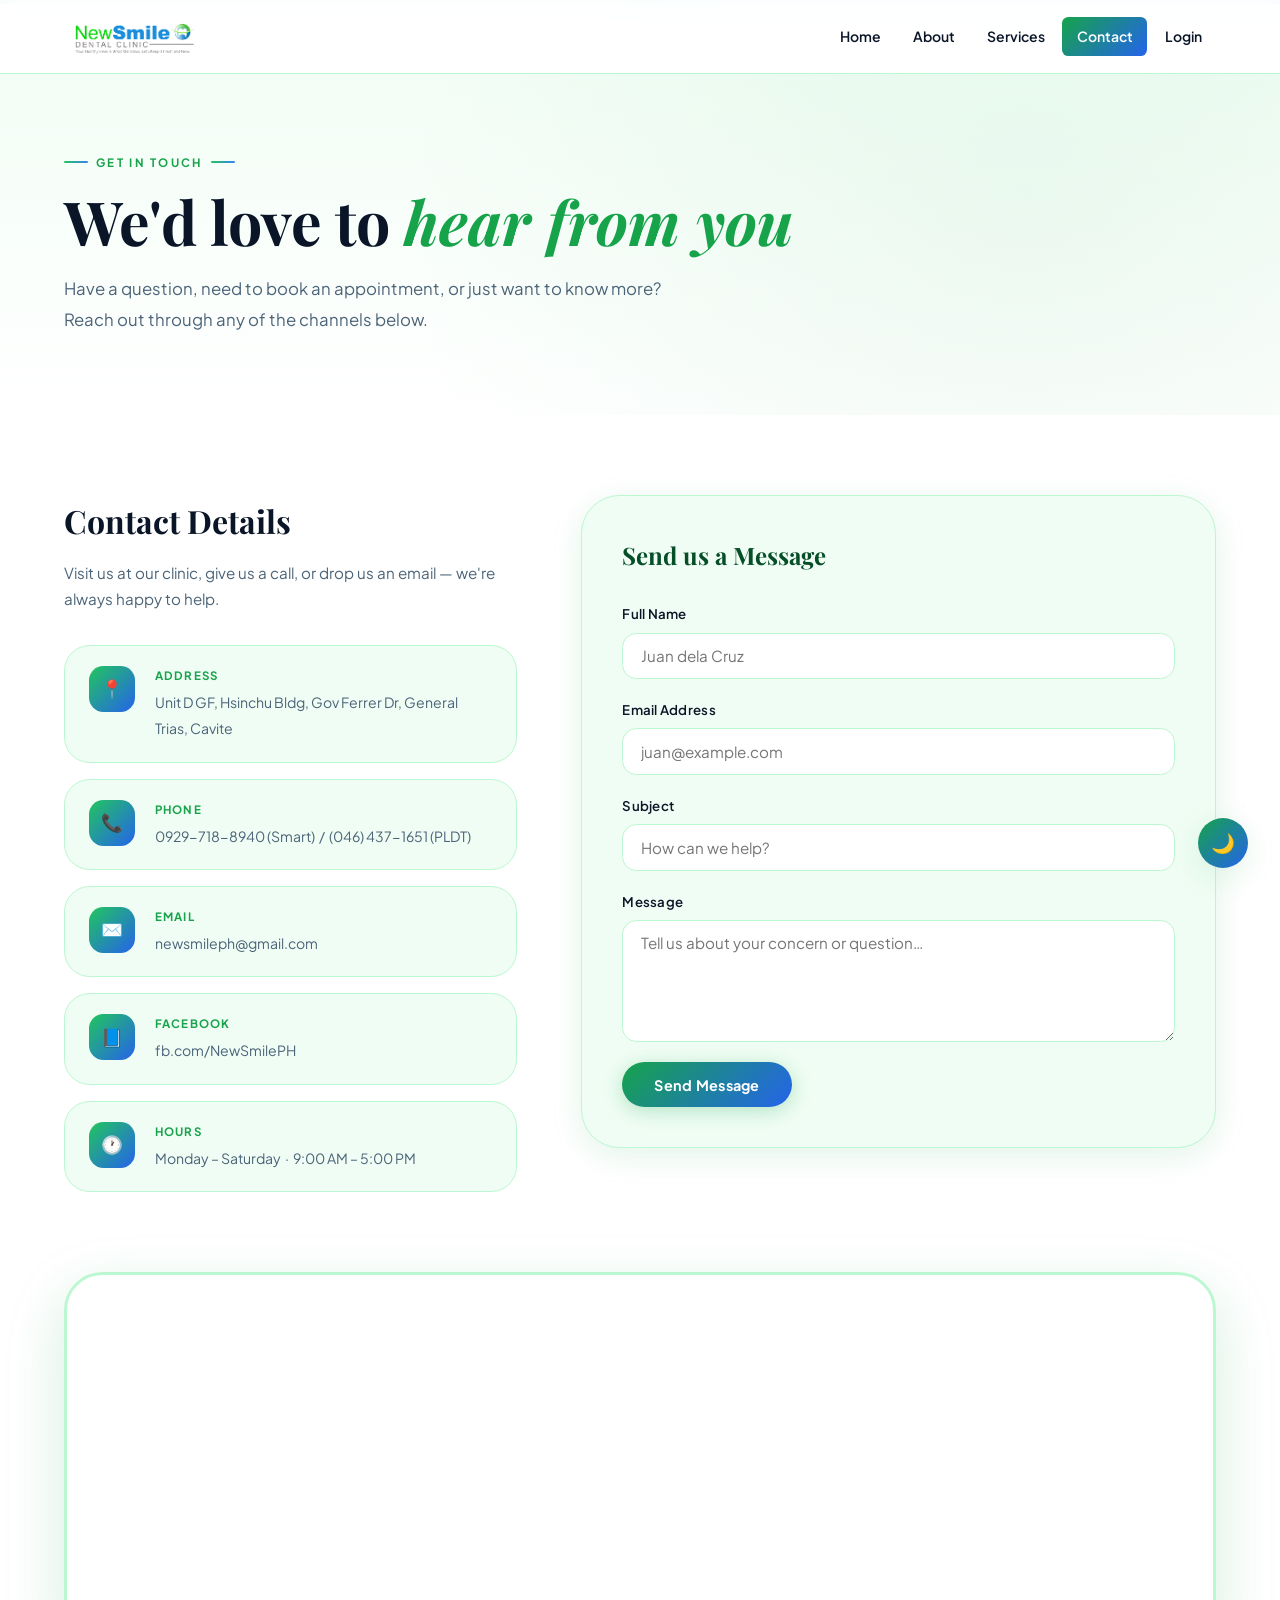
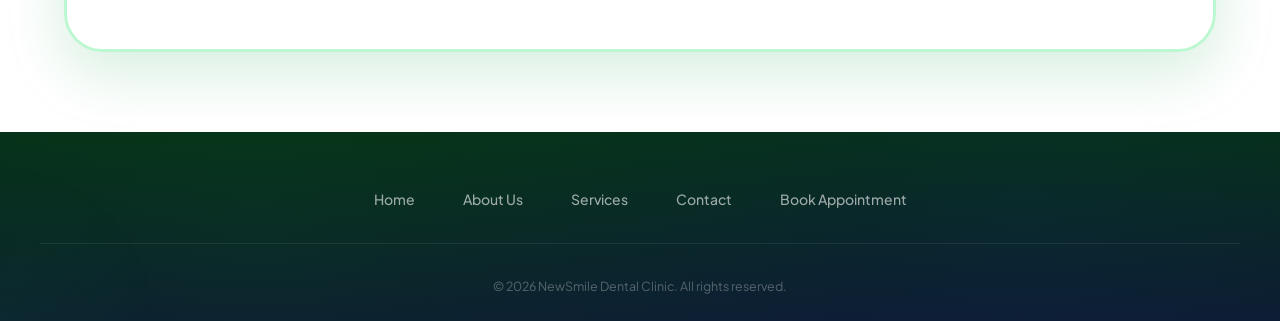
<file: contact.html>
<!DOCTYPE html>
<html lang="en">
<head>
  <meta charset="UTF-8">
  <meta name="viewport" content="width=device-width, initial-scale=1.0">
  <title>Contact Us — NewSmile Dental Clinic</title>
  <link rel="stylesheet" href="css/style.css">
  <link href="https://fonts.googleapis.com/css2?family=Playfair+Display:ital,wght@0,400;0,600;0,700;1,400;1,600&family=Plus+Jakarta+Sans:wght@300;400;500;600;700&display=swap" rel="stylesheet">
  <link rel="icon" type="image/png" href="images/logo.png">
</head>
<body>
<button class="darkmode" onclick="myFunction()">🌙</button>
<header>
  <div class="container nav-container">
    <div class="logo"><a href="index.html"><img src="images/title-logo.png" alt="NewSmile Dental Clinic"></a></div>
    <nav>
      <button class="nav-toggle" aria-label="Toggle nav">&#9776;</button>
      <ul class="nav-links">
        <li><a href="index.html">Home</a></li>
        <li><a href="about.html">About</a></li>
        <li><a href="services.html">Services</a></li>
        <li><a href="contact.html" class="active">Contact</a></li>
        <li><a href="Login.html">Login</a></li>
      </ul>
    </nav>
  </div>
</header>

<!-- PAGE HERO -->
<section class="page-hero-section">
  <div class="container">
    <span class="section-eyebrow reveal">Get in Touch</span>
    <h1 class="page-title reveal delay-1">We'd love to <em>hear from you</em></h1>
    <p class="page-subtitle reveal delay-2">Have a question, need to book an appointment, or just want to know more? Reach out through any of the channels below.</p>
  </div>
</section>

<!-- CONTACT LAYOUT -->
<section class="contact-page-section">
  <div class="container contact-layout">
    <div class="contact-info reveal-left">
      <h2>Contact Details</h2>
      <p>Visit us at our clinic, give us a call, or drop us an email — we're always happy to help.</p>
      <ul class="contact-list">
        <li class="contact-item">
          <div class="contact-icon">📍</div>
          <div class="contact-item-text">
            <strong>Address</strong>
            <a href="https://maps.app.goo.gl/3gZMJqRYXJM5eqwg6" target="_blank">Unit D GF, Hsinchu Bldg, Gov Ferrer Dr, General Trias, Cavite</a>
          </div>
        </li>
        <li class="contact-item">
          <div class="contact-icon">📞</div>
          <div class="contact-item-text">
            <strong>Phone</strong>
            <span>0929-718-8940 (Smart) &nbsp;/&nbsp; (046) 437-1651 (PLDT)</span>
          </div>
        </li>
        <li class="contact-item">
          <div class="contact-icon">✉️</div>
          <div class="contact-item-text">
            <strong>Email</strong>
            <a href="mailto:newsmileph@gmail.com">newsmileph@gmail.com</a>
          </div>
        </li>
        <li class="contact-item">
          <div class="contact-icon">📘</div>
          <div class="contact-item-text">
            <strong>Facebook</strong>
            <a href="https://web.facebook.com/NewSmilePH" target="_blank">fb.com/NewSmilePH</a>
          </div>
        </li>
        <li class="contact-item">
          <div class="contact-icon">🕐</div>
          <div class="contact-item-text">
            <strong>Hours</strong>
            <span>Monday – Saturday &nbsp;·&nbsp; 9:00 AM – 5:00 PM</span>
          </div>
        </li>
      </ul>
    </div>
    <div class="contact-form-wrap reveal-right">
      <h3>Send us a Message</h3>
      <form action="#" method="post">
        <div class="form-row">
          <label for="name">Full Name</label>
          <input type="text" id="name" name="name" required placeholder="Juan dela Cruz">
        </div>
        <div class="form-row">
          <label for="email">Email Address</label>
          <input type="email" id="email" name="email" required placeholder="juan@example.com">
        </div>
        <div class="form-row">
          <label for="subject">Subject</label>
          <input type="text" id="subject" name="subject" placeholder="How can we help?">
        </div>
        <div class="form-row">
          <label for="message">Message</label>
          <textarea id="message" name="message" rows="5" placeholder="Tell us about your concern or question…"></textarea>
        </div>
        <button class="btn" type="submit">Send Message</button>
      </form>
    </div>
  </div>
</section>

<!-- MAP -->
<section class="map-section">
  <div class="container">
    <div class="map-wrap reveal">
      <iframe src="https://www.google.com/maps/embed?pb=!1m18!1m12!1m3!1d3864.123!2d120.878!3d14.385!2m3!1f0!2f0!3f0!3m2!1i1024!2i768!4f13.1!3m3!1m2!1s0x0%3A0x0!2zNewSmile+Dental+Clinic!5e0!3m2!1sen!2sph!4v1234567890" allowfullscreen="" loading="lazy" referrerpolicy="no-referrer-when-downgrade" title="NewSmile Dental Clinic Location"></iframe>
    </div>
  </div>
</section>

<footer>
  <div class="footer-links container">
    <a href="index.html">Home</a>
    <a href="about.html">About Us</a>
    <a href="services.html">Services</a>
    <a href="contact.html">Contact</a>
    <a href="appointment.html">Book Appointment</a>
  </div>
  <div class="footer-bottom">&copy; 2026 NewSmile Dental Clinic. All rights reserved.</div>
</footer>
<script src="js/script.js"></script>
</body>
</html>
</file>
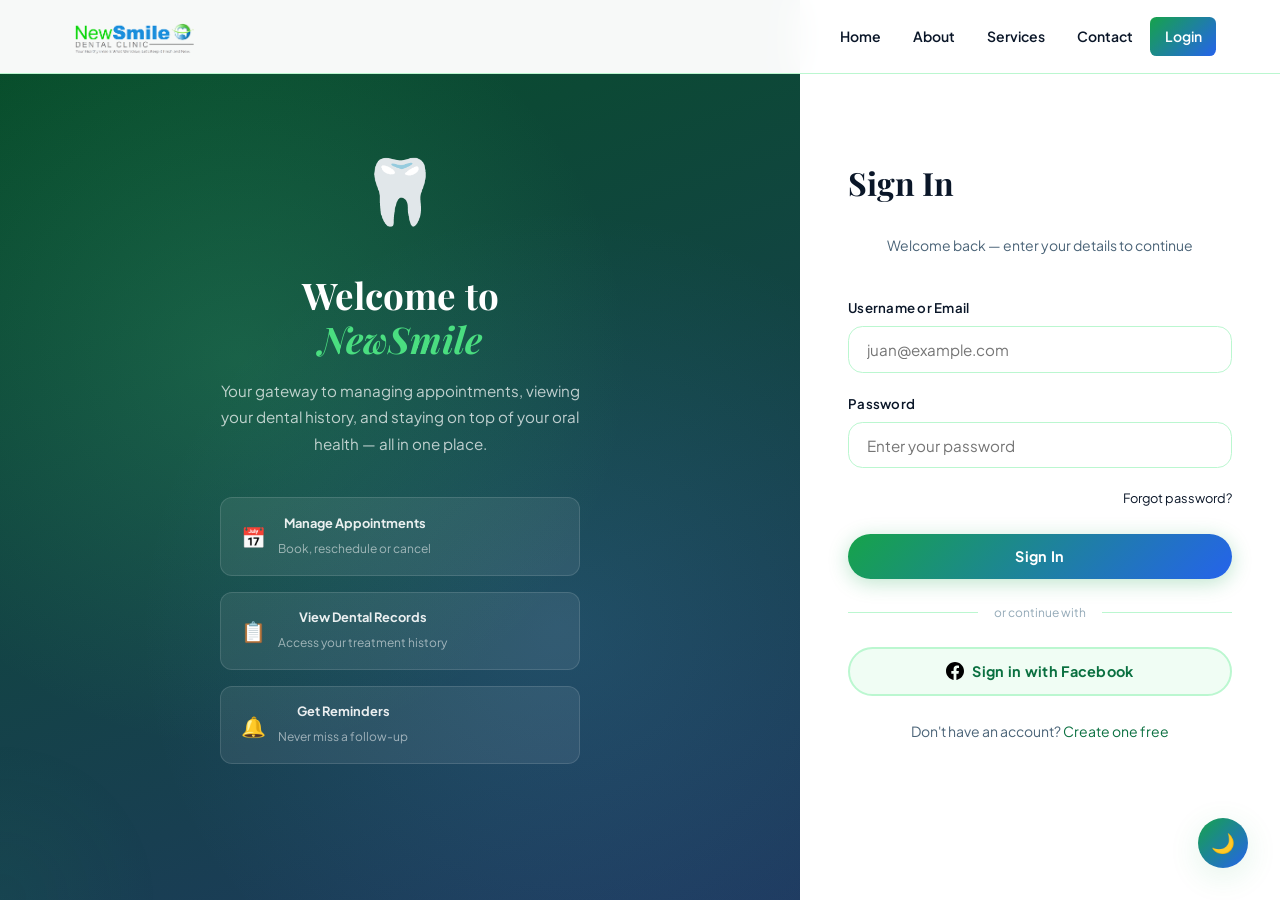
<file: Login.html>
<!DOCTYPE html>
<html lang="en">
<head>
  <meta charset="UTF-8">
  <meta name="viewport" content="width=device-width, initial-scale=1.0">
  <title>Login — NewSmile Dental Clinic</title>
  <link rel="stylesheet" href="css/style.css">
  <link href="https://fonts.googleapis.com/css2?family=Playfair+Display:ital,wght@0,400;0,600;0,700;1,400;1,600&family=Plus+Jakarta+Sans:wght@300;400;500;600;700&display=swap" rel="stylesheet">
  <link rel="icon" type="image/png" href="images/logo.png">
</head>
<body>
<button class="darkmode" onclick="myFunction()">🌙</button>
<header>
  <div class="container nav-container">
    <div class="logo"><a href="index.html"><img src="images/title-logo.png" alt="NewSmile Dental Clinic"></a></div>
    <nav>
      <button class="nav-toggle" aria-label="Toggle nav">&#9776;</button>
      <ul class="nav-links">
        <li><a href="index.html">Home</a></li>
        <li><a href="about.html">About</a></li>
        <li><a href="services.html">Services</a></li>
        <li><a href="contact.html">Contact</a></li>
        <li><a href="Login.html" class="active">Login</a></li>
      </ul>
    </nav>
  </div>
</header>

<div class="auth-section">
  <!-- Visual Side -->
  <div class="auth-visual">
    <div class="auth-visual-content">
      <div class="auth-visual-logo">🦷</div>
      <h2>Welcome to <em>NewSmile</em></h2>
      <p>Your gateway to managing appointments, viewing your dental history, and staying on top of your oral health — all in one place.</p>
      <div style="margin-top:2.5rem;display:flex;flex-direction:column;gap:1rem;">
        <div style="display:flex;align-items:center;gap:0.75rem;background:rgba(255,255,255,0.08);border:1px solid rgba(255,255,255,0.12);border-radius:0.75rem;padding:0.9rem 1.25rem;">
          <span style="font-size:1.25rem;">📅</span>
          <div><strong style="display:block;font-size:0.8rem;color:rgba(255,255,255,0.9);">Manage Appointments</strong><span style="font-size:0.75rem;color:rgba(255,255,255,0.55);">Book, reschedule or cancel</span></div>
        </div>
        <div style="display:flex;align-items:center;gap:0.75rem;background:rgba(255,255,255,0.08);border:1px solid rgba(255,255,255,0.12);border-radius:0.75rem;padding:0.9rem 1.25rem;">
          <span style="font-size:1.25rem;">📋</span>
          <div><strong style="display:block;font-size:0.8rem;color:rgba(255,255,255,0.9);">View Dental Records</strong><span style="font-size:0.75rem;color:rgba(255,255,255,0.55);">Access your treatment history</span></div>
        </div>
        <div style="display:flex;align-items:center;gap:0.75rem;background:rgba(255,255,255,0.08);border:1px solid rgba(255,255,255,0.12);border-radius:0.75rem;padding:0.9rem 1.25rem;">
          <span style="font-size:1.25rem;">🔔</span>
          <div><strong style="display:block;font-size:0.8rem;color:rgba(255,255,255,0.9);">Get Reminders</strong><span style="font-size:0.75rem;color:rgba(255,255,255,0.55);">Never miss a follow-up</span></div>
        </div>
      </div>
    </div>
  </div>

  <!-- Form Side -->
  <div class="auth-form-side">
    <div class="auth-card reveal">
      <h1>Sign In</h1>
      <p class="subtitle">Welcome back — enter your details to continue</p>
      <form>
        <div class="form-row">
          <label for="username">Username or Email</label>
          <input type="text" id="username" required placeholder="juan@example.com">
        </div>
        <div class="form-row">
          <label for="password">Password</label>
          <input type="password" id="password" required placeholder="Enter your password">
        </div>
        <div style="display:flex;justify-content:flex-end;margin-bottom:1.5rem;">
          <a href="#" style="font-size:0.8rem;color:var(--green-600);">Forgot password?</a>
        </div>
        <div class="form-row">
          <button class="btn" type="submit">Sign In</button>
        </div>
        <div class="auth-divider"><span>or continue with</span></div>
        <div class="form-row">
          <button type="button" class="btn btn-ghost" onclick="void(0)">
            <img src="images/icons/facebook.svg" alt="Facebook" style="width:18px;height:18px;"> Sign in with Facebook
          </button>
        </div>
        <p>Don't have an account? <a href="register.html">Create one free</a></p>
      </form>
    </div>
  </div>
</div>

<script src="js/script.js"></script>
</body>
</html>
</file>
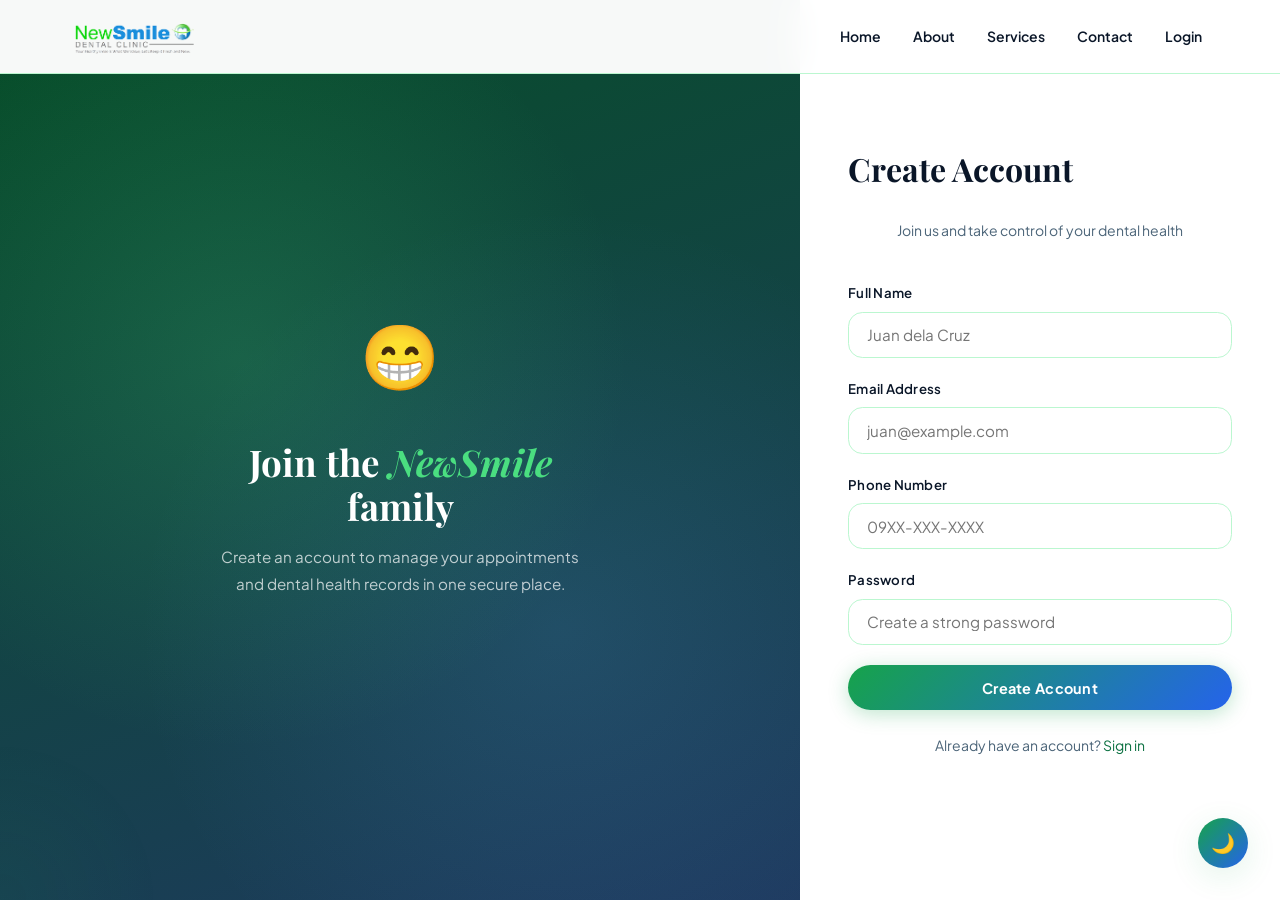
<file: register.html>
<!DOCTYPE html>
<html lang="en">
<head>
  <meta charset="UTF-8">
  <meta name="viewport" content="width=device-width, initial-scale=1.0">
  <title>Create Account — NewSmile Dental Clinic</title>
  <link rel="stylesheet" href="css/style.css">
  <link href="https://fonts.googleapis.com/css2?family=Playfair+Display:ital,wght@0,400;0,600;0,700;1,400;1,600&family=Plus+Jakarta+Sans:wght@300;400;500;600;700&display=swap" rel="stylesheet">
  <link rel="icon" type="image/png" href="images/logo.png">
</head>
<body>
<button class="darkmode" onclick="myFunction()">🌙</button>
<header>
  <div class="container nav-container">
    <div class="logo"><a href="index.html"><img src="images/title-logo.png" alt="NewSmile Dental Clinic"></a></div>
    <nav>
      <button class="nav-toggle" aria-label="Toggle nav">&#9776;</button>
      <ul class="nav-links">
        <li><a href="index.html">Home</a></li>
        <li><a href="about.html">About</a></li>
        <li><a href="services.html">Services</a></li>
        <li><a href="contact.html">Contact</a></li>
        <li><a href="Login.html">Login</a></li>
      </ul>
    </nav>
  </div>
</header>
<div class="auth-section">
  <div class="auth-visual">
    <div class="auth-visual-content">
      <div class="auth-visual-logo">😁</div>
      <h2>Join the <em>NewSmile</em> family</h2>
      <p>Create an account to manage your appointments and dental health records in one secure place.</p>
    </div>
  </div>
  <div class="auth-form-side">
    <div class="auth-card reveal">
      <h1>Create Account</h1>
      <p class="subtitle">Join us and take control of your dental health</p>
      <form>
        <div class="form-row">
          <label for="name">Full Name</label>
          <input type="text" id="name" required placeholder="Juan dela Cruz">
        </div>
        <div class="form-row">
          <label for="email">Email Address</label>
          <input type="email" id="email" required placeholder="juan@example.com">
        </div>
        <div class="form-row">
          <label for="phone">Phone Number</label>
          <input type="tel" id="phone" placeholder="09XX-XXX-XXXX">
        </div>
        <div class="form-row">
          <label for="password">Password</label>
          <input type="password" id="password" required placeholder="Create a strong password">
        </div>
        <div class="form-row">
          <button class="btn" type="submit">Create Account</button>
        </div>
        <p>Already have an account? <a href="Login.html">Sign in</a></p>
      </form>
    </div>
  </div>
</div>
<script src="js/script.js"></script>
</body>
</html>
</file>
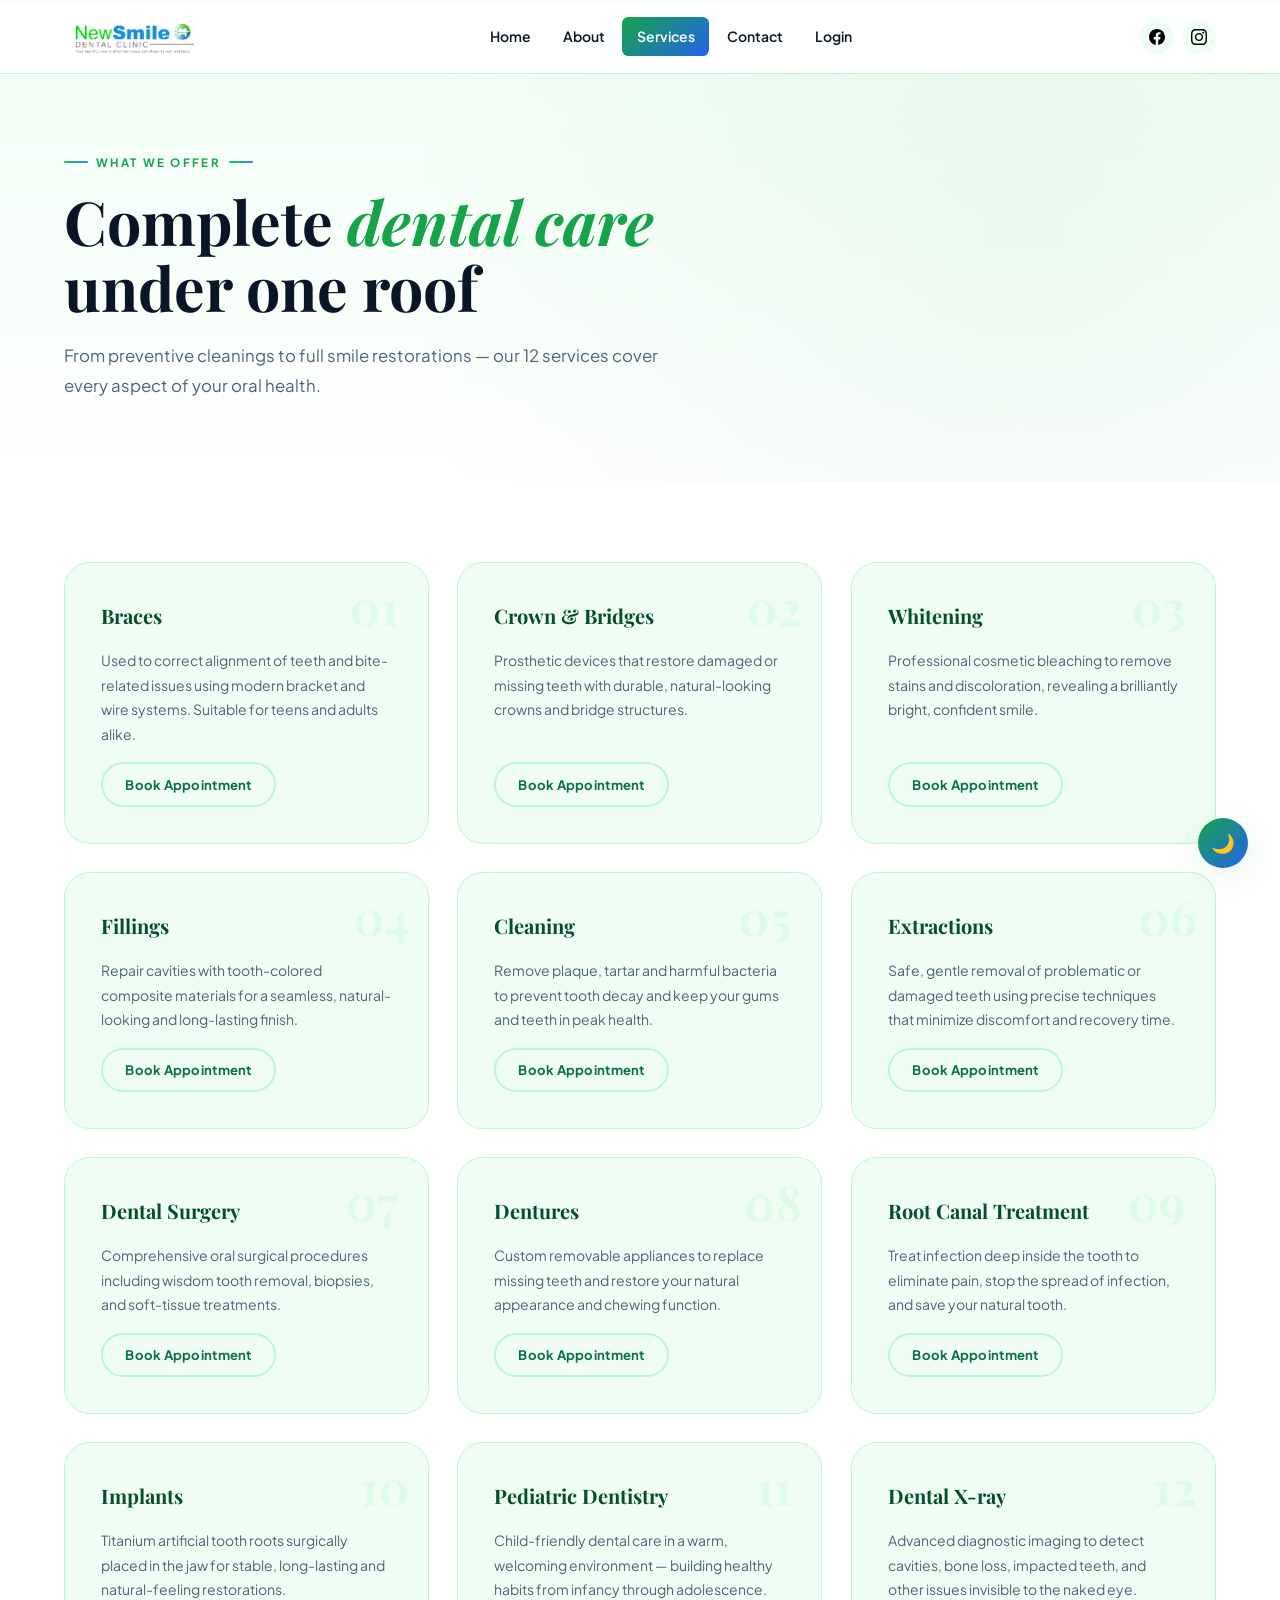
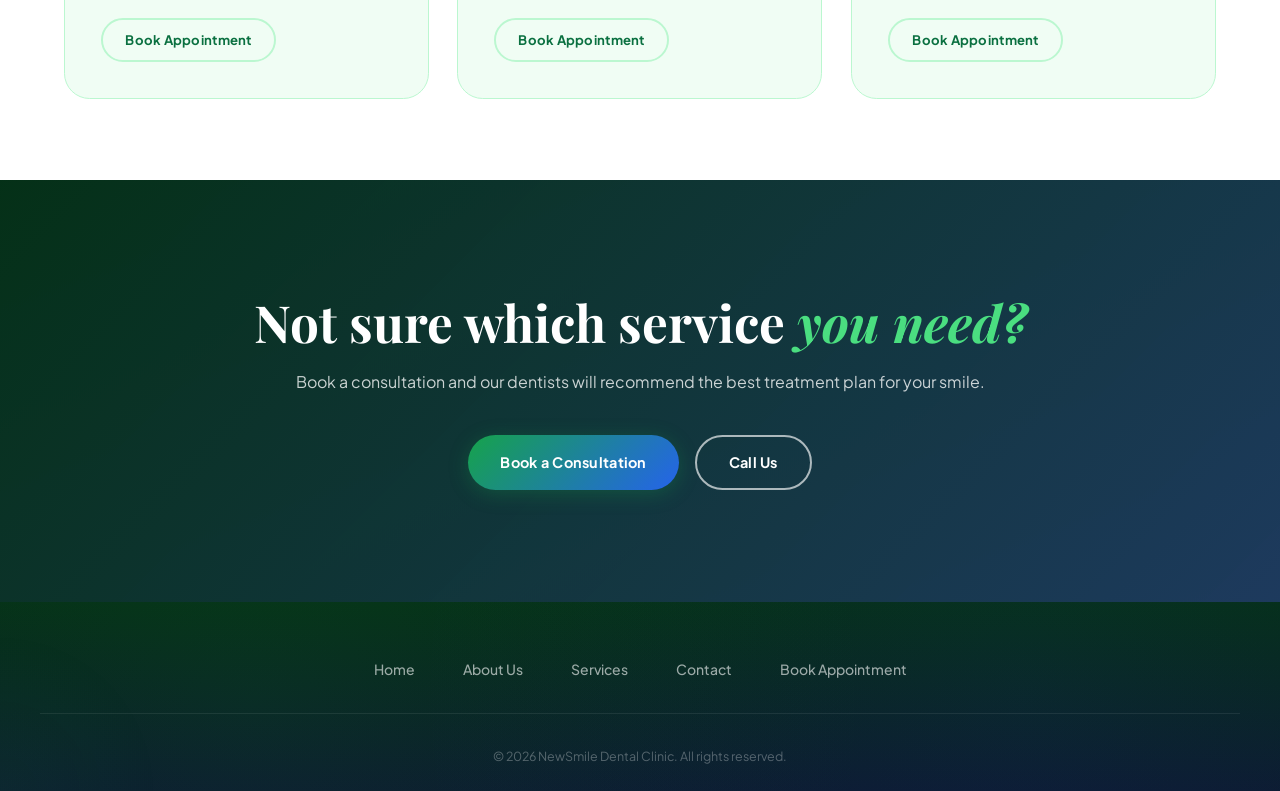
<file: services.html>
<!DOCTYPE html>
<html lang="en">
<head>
  <meta charset="UTF-8">
  <meta name="viewport" content="width=device-width, initial-scale=1.0">
  <title>Services — NewSmile Dental Clinic</title>
  <link rel="stylesheet" href="css/style.css">
  <link href="https://fonts.googleapis.com/css2?family=Playfair+Display:ital,wght@0,400;0,600;0,700;1,400;1,600&family=Plus+Jakarta+Sans:wght@300;400;500;600;700&display=swap" rel="stylesheet">
  <link rel="icon" type="image/png" href="images/logo.png">
</head>
<body>
<button class="darkmode" onclick="myFunction()">🌙</button>
<header>
  <div class="container nav-container">
    <div class="logo"><a href="index.html"><img src="images/title-logo.png" alt="NewSmile Dental Clinic"></a></div>
    <nav>
      <button class="nav-toggle" aria-label="Toggle nav">&#9776;</button>
      <ul class="nav-links">
        <li><a href="index.html">Home</a></li>
        <li><a href="about.html">About</a></li>
        <li><a href="services.html" class="active">Services</a></li>
        <li><a href="contact.html">Contact</a></li>
        <li><a href="Login.html">Login</a></li>
      </ul>
    </nav>
    <div class="social-icons">
      <a href="https://www.facebook.com/redbillions" target="_blank"><img src="images/icons/facebook.svg" alt="Facebook"></a>
      <a href="https://www.instagram.com" target="_blank"><img src="images/icons/instagram.svg" alt="Instagram"></a>
    </div>
  </div>
</header>

<!-- PAGE HERO -->
<section class="page-hero-section">
  <div class="container">
    <span class="section-eyebrow reveal">What We Offer</span>
    <h1 class="page-title reveal delay-1">Complete <em>dental care</em><br>under one roof</h1>
    <p class="page-subtitle reveal delay-2">From preventive cleanings to full smile restorations — our 12 services cover every aspect of your oral health.</p>
  </div>
</section>

<!-- SERVICES GRID -->
<section class="services-page-section">
  <div class="container">
    <div class="services-full-grid">
      <div class="service-card reveal delay-1" id="braces">
        <span class="service-num">01</span>
        <h3>Braces</h3>
        <p>Used to correct alignment of teeth and bite-related issues using modern bracket and wire systems. Suitable for teens and adults alike.</p>
        <a class="btn btn-sm btn-ghost" href="appointment.html">Book Appointment</a>
      </div>
      <div class="service-card reveal delay-2" id="crowns">
        <span class="service-num">02</span>
        <h3>Crown &amp; Bridges</h3>
        <p>Prosthetic devices that restore damaged or missing teeth with durable, natural-looking crowns and bridge structures.</p>
        <a class="btn btn-sm btn-ghost" href="appointment.html">Book Appointment</a>
      </div>
      <div class="service-card reveal delay-3" id="whitening">
        <span class="service-num">03</span>
        <h3>Whitening</h3>
        <p>Professional cosmetic bleaching to remove stains and discoloration, revealing a brilliantly bright, confident smile.</p>
        <a class="btn btn-sm btn-ghost" href="appointment.html">Book Appointment</a>
      </div>
      <div class="service-card reveal delay-1" id="fillings">
        <span class="service-num">04</span>
        <h3>Fillings</h3>
        <p>Repair cavities with tooth-colored composite materials for a seamless, natural-looking and long-lasting finish.</p>
        <a class="btn btn-sm btn-ghost" href="appointment.html">Book Appointment</a>
      </div>
      <div class="service-card reveal delay-2" id="cleaning">
        <span class="service-num">05</span>
        <h3>Cleaning</h3>
        <p>Remove plaque, tartar and harmful bacteria to prevent tooth decay and keep your gums and teeth in peak health.</p>
        <a class="btn btn-sm btn-ghost" href="appointment.html">Book Appointment</a>
      </div>
      <div class="service-card reveal delay-3" id="extraction">
        <span class="service-num">06</span>
        <h3>Extractions</h3>
        <p>Safe, gentle removal of problematic or damaged teeth using precise techniques that minimize discomfort and recovery time.</p>
        <a class="btn btn-sm btn-ghost" href="appointment.html">Book Appointment</a>
      </div>
      <div class="service-card reveal delay-1" id="surgery">
        <span class="service-num">07</span>
        <h3>Dental Surgery</h3>
        <p>Comprehensive oral surgical procedures including wisdom tooth removal, biopsies, and soft-tissue treatments.</p>
        <a class="btn btn-sm btn-ghost" href="appointment.html">Book Appointment</a>
      </div>
      <div class="service-card reveal delay-2" id="dentures">
        <span class="service-num">08</span>
        <h3>Dentures</h3>
        <p>Custom removable appliances to replace missing teeth and restore your natural appearance and chewing function.</p>
        <a class="btn btn-sm btn-ghost" href="appointment.html">Book Appointment</a>
      </div>
      <div class="service-card reveal delay-3" id="rootcanal">
        <span class="service-num">09</span>
        <h3>Root Canal Treatment</h3>
        <p>Treat infection deep inside the tooth to eliminate pain, stop the spread of infection, and save your natural tooth.</p>
        <a class="btn btn-sm btn-ghost" href="appointment.html">Book Appointment</a>
      </div>
      <div class="service-card reveal delay-1" id="implants">
        <span class="service-num">10</span>
        <h3>Implants</h3>
        <p>Titanium artificial tooth roots surgically placed in the jaw for stable, long-lasting and natural-feeling restorations.</p>
        <a class="btn btn-sm btn-ghost" href="appointment.html">Book Appointment</a>
      </div>
      <div class="service-card reveal delay-2" id="pediatric">
        <span class="service-num">11</span>
        <h3>Pediatric Dentistry</h3>
        <p>Child-friendly dental care in a warm, welcoming environment — building healthy habits from infancy through adolescence.</p>
        <a class="btn btn-sm btn-ghost" href="appointment.html">Book Appointment</a>
      </div>
      <div class="service-card reveal delay-3" id="xray">
        <span class="service-num">12</span>
        <h3>Dental X-ray</h3>
        <p>Advanced diagnostic imaging to detect cavities, bone loss, impacted teeth, and other issues invisible to the naked eye.</p>
        <a class="btn btn-sm btn-ghost" href="appointment.html">Book Appointment</a>
      </div>
    </div>
  </div>
</section>

<!-- CTA -->
<section class="cta-section">
  <div class="cta-bg"></div>
  <div class="cta-overlay"></div>
  <div class="container cta-content reveal">
    <h2>Not sure which service <em>you need?</em></h2>
    <p>Book a consultation and our dentists will recommend the best treatment plan for your smile.</p>
    <div class="cta-actions">
      <a class="btn" href="appointment.html">Book a Consultation</a>
      <a class="btn btn-outline" href="contact.html">Call Us</a>
    </div>
  </div>
</section>

<footer>
  <div class="footer-links container">
    <a href="index.html">Home</a>
    <a href="about.html">About Us</a>
    <a href="services.html">Services</a>
    <a href="contact.html">Contact</a>
    <a href="appointment.html">Book Appointment</a>
  </div>
  <div class="footer-bottom">&copy; 2026 NewSmile Dental Clinic. All rights reserved.</div>
</footer>
<script src="js/script.js"></script>
</body>
</html>
</file>
<file: css/style.css>
/* ============================================================
   NewSmile Dental Clinic — Green & Blue Premium Redesign
   FIXED: Content always visible; animations are progressive enhancement
   ============================================================ */

@import url('https://fonts.googleapis.com/css2?family=Playfair+Display:ital,wght@0,400;0,600;0,700;1,400;1,600&family=Plus+Jakarta+Sans:wght@300;400;500;600;700&display=swap');

/* ── Reset ── */
*,
*::before,
*::after {
  margin: 0;
  padding: 0;
  box-sizing: border-box;
  text-decoration: none;
  list-style: none;
}

/* ── Variables ── */
:root {
  --g900: #052e16;
  --g800: #064e27;
  --g700: #0a7040;
  --g600: #16a34a;
  --g500: #22c55e;
  --g400: #4ade80;
  --g300: #86efac;
  --g100: #dcfce7;
  --g50: #f0fdf4;

  --b900: #0c1a2e;
  --b800: #1e3a5f;
  --b700: #1d4ed8;
  --b600: #2563eb;
  --b500: #3b82f6;
  --b400: #60a5fa;
  --b100: #dbeafe;
  --b50: #eff6ff;

  --teal: #06b6d4;
  --teal-l: #22d3ee;

  --bg: #ffffff;
  --surface: #f0fdf4;
  --border: #bbf7d0;
  --text: #0a1628;
  --muted: #4b6478;
  --light: #94aab8;

  --r: 0.9rem;
  --rlg: 1.6rem;
  --rxl: 2.4rem;
  --rsm: 0.4rem;
  --sh: 0 8px 32px rgba(22, 163, 74, .12);
  --shlg: 0 20px 60px rgba(22, 163, 74, .18);
  --shsm: 0 2px 8px rgba(22, 163, 74, .08);
  --t: 0.35s cubic-bezier(.4, 0, .2, 1);
  --mw: 1200px;
}

/* ── Dark Mode ── */
body.dark-mode {
  --bg: #050f18;
  --surface: #071a0f;
  --border: #134d28;
  --text: #e2f8ec;
  --muted: #7db99a;
}

body.dark-mode header {
  background: rgba(5, 15, 24, .97);
  border-color: #134d28;
}

body.dark-mode .nav-links {
  background: #050f18;
  border-color: #134d28;
}

body.dark-mode .nav-links a {
  color: #b4e8c8;
  border-bottom-color: #134d28;
}

body.dark-mode .dropdown-content {
  background: #071a0f;
  border-color: #134d28;
}

body.dark-mode .dropdown-content a {
  color: #b4e8c8;
}

body.dark-mode .feature,
body.dark-mode .service-card,
body.dark-mode .team-card,
body.dark-mode .stats-card,
body.dark-mode .step,
body.dark-mode .appointment-form,
body.dark-mode .contact-form-wrap,
body.dark-mode .about-info-card,
body.dark-mode .contact-item {
  background: #071a0f;
  border-color: #134d28;
}

body.dark-mode .form-row input,
body.dark-mode .form-row select,
body.dark-mode .form-row textarea {
  background: #050f18;
  border-color: #134d28;
  color: #e2f8ec;
}

body.dark-mode .section-title,
body.dark-mode .page-title,
body.dark-mode .feature h3,
body.dark-mode .service-card h3,
body.dark-mode .team-card h3,
body.dark-mode .about-text h2,
body.dark-mode .auth-card h1,
body.dark-mode .contact-info h2,
body.dark-mode .appointment-info h2,
body.dark-mode .contact-form-wrap h3,
body.dark-mode .appointment-form h3 {
  color: var(--g400);
}

body.dark-mode .page-hero-section {
  background: linear-gradient(180deg, #071a0f, #050f18);
}

body.dark-mode .auth-form-side {
  background: #050f18;
}

body.dark-mode .auth-card {
  background: #071a0f;
  border: 1px solid #134d28;
  padding: 2.5rem;
  border-radius: var(--rlg);
}

/* ── Base ── */
html {
  scroll-behavior: smooth;
}

body {
  font-family: 'Plus Jakarta Sans', sans-serif;
  background: var(--bg);
  color: var(--text);
  line-height: 1.65;
  overflow-x: hidden;
  /* NEVER set opacity:0 on body */
  transition: background .4s, color .4s;
}

a {
  color: var(--g700);
  transition: color var(--t);
}

a:hover {
  color: var(--b600);
}

img {
  max-width: 100%;
  display: block;
}

.container {
  max-width: var(--mw);
  margin: 0 auto;
  padding: 0 1.5rem;
}

.text-center {
  text-align: center;
}

section {
  padding: 5rem 0;
}

/* ── Scrollbar ── */
::-webkit-scrollbar {
  width: 6px;
}

::-webkit-scrollbar-track {
  background: var(--surface);
}

::-webkit-scrollbar-thumb {
  background: linear-gradient(var(--g600), var(--b600));
  border-radius: 3px;
}

/* ── Dark toggle ── */
.darkmode {
  position: fixed;
  bottom: 2rem;
  right: 2rem;
  width: 50px;
  height: 50px;
  border-radius: 50%;
  background: linear-gradient(135deg, var(--g600), var(--b600));
  color: #fff;
  border: none;
  font-size: 1.2rem;
  cursor: pointer;
  z-index: 3000;
  box-shadow: var(--sh);
  transition: transform var(--t), box-shadow var(--t);
  display: flex;
  align-items: center;
  justify-content: center;
}

.darkmode:hover {
  transform: scale(1.12) rotate(20deg);
  box-shadow: var(--shlg);
}

/* ══════════════════════════════════════
   SCROLL ANIMATIONS
   Content starts VISIBLE. JS adds 'ready'
   class to body, which enables the hidden
   states. This guarantees content shows
   even if JS fails or is slow.
══════════════════════════════════════ */
.reveal,
.reveal-left,
.reveal-right,
.reveal-scale,
.animate-on-scroll {
  /* Visible by default — JS enhances this */
  opacity: 1;
  transform: none;
  transition: opacity 0.75s cubic-bezier(.16, 1, .3, 1),
    transform 0.75s cubic-bezier(.16, 1, .3, 1);
}

/* Only hide when JS has confirmed it can animate */
body.js-ready .reveal {
  opacity: 0;
  transform: translateY(35px);
}

body.js-ready .reveal-left {
  opacity: 0;
  transform: translateX(-45px);
}

body.js-ready .reveal-right {
  opacity: 0;
  transform: translateX(45px);
}

body.js-ready .reveal-scale {
  opacity: 0;
  transform: scale(0.88);
}

body.js-ready .animate-on-scroll {
  opacity: 0;
  transform: translateY(28px);
}

/* Revealed state */
.reveal.visible,
.reveal-left.visible,
.reveal-right.visible,
.reveal-scale.visible,
.animate-on-scroll.visible,
.animate-on-scroll.in-view {
  opacity: 1 !important;
  transform: none !important;
}

/* Stagger delays */
.delay-1 {
  transition-delay: .1s;
}

.delay-2 {
  transition-delay: .2s;
}

.delay-3 {
  transition-delay: .3s;
}

.delay-4 {
  transition-delay: .4s;
}

.delay-5 {
  transition-delay: .5s;
}

/* ── Header ── */
header {
  position: fixed;
  top: 0;
  left: 0;
  width: 100%;
  background: rgba(255, 255, 255, .97);
  backdrop-filter: blur(16px);
  -webkit-backdrop-filter: blur(16px);
  border-bottom: 1px solid var(--border);
  z-index: 1000;
  transition: background var(--t), box-shadow var(--t);
}

header.scrolled {
  box-shadow: 0 4px 30px rgba(22, 163, 74, .12);
}

.nav-container {
  display: flex;
  align-items: center;
  justify-content: space-between;
  padding: .85rem 1.5rem;
  gap: 1rem;
}

.logo img {
  height: 46px;
  width: auto;
}

nav {
  display: flex;
  align-items: center;
}

.nav-links {
  display: flex;
  align-items: center;
  gap: .2rem;
}

.nav-links>li {
  position: relative;
}

.nav-links a {
  display: block;
  padding: .5rem .9rem;
  font-size: .875rem;
  font-weight: 600;
  color: var(--text);
  border-radius: var(--rsm);
  transition: all var(--t);
  white-space: nowrap;
}

.nav-links a:hover {
  background: var(--g50);
  color: var(--g700);
}

.nav-links a.active {
  background: linear-gradient(135deg, var(--g600), var(--b600));
  color: #fff;
}

.dropdown-content {
  position: absolute;
  top: calc(100% + 8px);
  left: 0;
  background: var(--bg);
  border: 1px solid var(--border);
  border-radius: var(--r);
  box-shadow: var(--shlg);
  display: none;
  flex-direction: column;
  min-width: 200px;
  overflow: hidden;
  z-index: 200;
  animation: dropIn .2s ease;
}

@keyframes dropIn {
  from {
    opacity: 0;
    transform: translateY(-8px)
  }

  to {
    opacity: 1;
    transform: translateY(0)
  }
}

.dropdown-content a {
  padding: .65rem 1.2rem;
  font-size: .85rem;
  color: var(--muted);
  border-left: 3px solid transparent;
}

.dropdown-content a:hover {
  background: var(--g50);
  color: var(--g700);
  border-left-color: var(--g600);
}

.nav-links li:hover .dropdown-content {
  display: flex;
}

.social-icons {
  display: flex;
  align-items: center;
  gap: .5rem;
}

.social-icons a {
  width: 34px;
  height: 34px;
  border-radius: 50%;
  background: var(--g50);
  display: flex;
  align-items: center;
  justify-content: center;
  transition: background var(--t), transform var(--t);
}

.social-icons a:hover {
  background: var(--g100);
  transform: scale(1.1);
}

.social-icons img {
  width: 16px;
  height: 16px;
}

.nav-toggle {
  display: none;
  background: none;
  border: none;
  font-size: 1.5rem;
  cursor: pointer;
  color: var(--text);
  padding: .4rem;
}

/* ── Buttons ── */
.btn {
  display: inline-flex;
  align-items: center;
  justify-content: center;
  gap: .5rem;
  padding: .85rem 2rem;
  border-radius: 3rem;
  font-family: 'Plus Jakarta Sans', sans-serif;
  font-size: .9rem;
  font-weight: 700;
  letter-spacing: .02em;
  cursor: pointer;
  border: none;
  white-space: nowrap;
  position: relative;
  overflow: hidden;
  transition: transform var(--t), box-shadow var(--t), background var(--t);
}

.btn::before {
  content: '';
  position: absolute;
  inset: 0;
  background: rgba(255, 255, 255, .18);
  transform: translateX(-110%) skewX(-18deg);
  transition: transform .45s ease;
}

.btn:hover::before {
  transform: translateX(110%) skewX(-18deg);
}

.btn,
.btn-primary {
  background: linear-gradient(135deg, var(--g600), var(--b600));
  color: #fff;
  box-shadow: 0 4px 20px rgba(22, 163, 74, .28);
}

.btn:hover {
  transform: translateY(-3px);
  box-shadow: 0 8px 32px rgba(22, 163, 74, .4);
  color: #fff;
}

.btn-outline {
  background: transparent;
  color: #fff;
  border: 2px solid rgba(255, 255, 255, .65);
  box-shadow: none;
}

.btn-outline:hover {
  background: rgba(255, 255, 255, .14);
  border-color: #fff;
  color: #fff;
  transform: translateY(-3px);
}

.btn-ghost {
  background: var(--g50);
  color: var(--g700);
  border: 2px solid var(--border);
  box-shadow: none;
}

.btn-ghost:hover {
  background: var(--g100);
  color: var(--g800);
  transform: translateY(-2px);
  box-shadow: var(--shsm);
}

.btn-sm {
  padding: .6rem 1.4rem;
  font-size: .82rem;
}

/* ── Section Headers ── */
.section-eyebrow {
  display: inline-flex;
  align-items: center;
  gap: .5rem;
  font-size: .72rem;
  font-weight: 700;
  letter-spacing: .2em;
  text-transform: uppercase;
  color: var(--g600);
  margin-bottom: 1rem;
}

.section-eyebrow::before,
.section-eyebrow::after {
  content: '';
  width: 24px;
  height: 2px;
  background: linear-gradient(90deg, var(--g500), var(--b500));
  border-radius: 2px;
}

.section-title {
  font-family: 'Playfair Display', serif;
  font-size: clamp(1.9rem, 4vw, 2.8rem);
  font-weight: 700;
  color: var(--text);
  line-height: 1.15;
}

.section-title em {
  font-style: italic;
  color: var(--g600);
}

.section-sub {
  font-size: .975rem;
  color: var(--muted);
  max-width: 540px;
  margin: 1rem auto 0;
  line-height: 1.75;
}

.section-header {
  margin-bottom: 3rem;
}

.section-header.center {
  text-align: center;
}

/* ══════════════════════════════════════
   HERO
══════════════════════════════════════ */
.hero {
  min-height: 100vh;
  display: flex;
  align-items: center;
  position: relative;
  overflow: hidden;
  padding-top: 70px;
}

/* Parallax background layer */
.hero-bg {
  position: fixed;
  inset: -100px 0;
  background: url('../images/model-2-transformed.png') center/cover no-repeat;
  will-change: transform;
  z-index: 0;
}

/* Fallback gradient when image missing */
.hero-bg::before {
  content: '';
  position: absolute;
  inset: 0;
  background: linear-gradient(160deg, var(--g800) 0%, var(--b800) 100%);
}

.hero-overlay {
  position: absolute;
  inset: 0;
  z-index: 1;
  background: linear-gradient(135deg,
      rgba(5, 46, 22, .88) 0%,
      rgba(6, 78, 39, .72) 35%,
      rgba(30, 58, 95, .65) 70%,
      rgba(12, 26, 46, .85) 100%);
}

.hero-mesh {
  position: absolute;
  inset: 0;
  z-index: 2;
  pointer-events: none;
  background:
    radial-gradient(circle at 18% 55%, rgba(34, 197, 94, .18) 0%, transparent 52%),
    radial-gradient(circle at 82% 18%, rgba(59, 130, 246, .14) 0%, transparent 50%),
    radial-gradient(circle at 58% 82%, rgba(6, 182, 212, .12) 0%, transparent 42%);
  animation: meshPulse 7s ease-in-out infinite alternate;
}

@keyframes meshPulse {
  from {
    opacity: .6
  }

  to {
    opacity: 1
  }
}

/* Floating particles */
.hero-particles {
  position: absolute;
  inset: 0;
  z-index: 2;
  overflow: hidden;
  pointer-events: none;
}

.particle {
  position: absolute;
  border-radius: 50%;
  background: rgba(74, 222, 128, .4);
  animation: floatUp linear infinite;
}

.particle:nth-child(1) {
  width: 6px;
  height: 6px;
  left: 10%;
  animation-duration: 12s;
  animation-delay: 0s
}

.particle:nth-child(2) {
  width: 4px;
  height: 4px;
  left: 25%;
  background: rgba(96, 165, 250, .4);
  animation-duration: 18s;
  animation-delay: -3s
}

.particle:nth-child(3) {
  width: 8px;
  height: 8px;
  left: 45%;
  animation-duration: 15s;
  animation-delay: -6s
}

.particle:nth-child(4) {
  width: 4px;
  height: 4px;
  left: 65%;
  background: rgba(34, 211, 238, .4);
  animation-duration: 20s;
  animation-delay: -2s
}

.particle:nth-child(5) {
  width: 6px;
  height: 6px;
  left: 80%;
  animation-duration: 14s;
  animation-delay: -8s
}

.particle:nth-child(6) {
  width: 3px;
  height: 3px;
  left: 92%;
  background: rgba(96, 165, 250, .3);
  animation-duration: 16s;
  animation-delay: -4s
}

@keyframes floatUp {
  0% {
    transform: translateY(110vh) rotate(0deg);
    opacity: 0
  }

  8% {
    opacity: 1
  }

  92% {
    opacity: 1
  }

  100% {
    transform: translateY(-10vh) rotate(360deg);
    opacity: 0
  }
}

/* Hero content — ALWAYS VISIBLE */
.hero-content {
  position: relative;
  z-index: 3;
  max-width: 700px;
  color: #fff;
  padding: 3rem 0;
  /* No opacity:0 here — always show */
}

.hero-tag {
  display: inline-flex;
  align-items: center;
  gap: .6rem;
  font-size: .75rem;
  font-weight: 700;
  letter-spacing: .18em;
  text-transform: uppercase;
  color: var(--g400);
  margin-bottom: 1.5rem;
  padding: .45rem 1.1rem;
  border: 1px solid rgba(74, 222, 128, .38);
  border-radius: 2rem;
  background: rgba(74, 222, 128, .08);
  backdrop-filter: blur(4px);
  animation: tagPulse 3s ease-in-out infinite;
}

.hero-tag::before {
  content: '✦';
  font-size: .6rem;
}

@keyframes tagPulse {

  0%,
  100% {
    border-color: rgba(74, 222, 128, .35)
  }

  50% {
    border-color: rgba(74, 222, 128, .75)
  }
}

.hero-content h1 {
  font-family: 'Playfair Display', serif;
  font-size: clamp(2.5rem, 5.5vw, 4.5rem);
  font-weight: 700;
  line-height: 1.1;
  margin-bottom: 1.5rem;
  text-shadow: 0 2px 20px rgba(0, 0, 0, .3);
}

.hero-content h1 .highlight {
  font-style: italic;
  color: transparent;
  background: linear-gradient(135deg, var(--g400), var(--teal-l));
  -webkit-background-clip: text;
  background-clip: text;
}

.hero-content p {
  font-size: 1.05rem;
  font-weight: 300;
  opacity: .9;
  margin-bottom: 2.5rem;
  max-width: 520px;
  line-height: 1.8;
}

.hero-actions {
  display: flex;
  gap: 1rem;
  flex-wrap: wrap;
  margin-bottom: 3rem;
}

.hero-stats {
  display: flex;
  gap: 2.5rem;
  flex-wrap: wrap;
  padding-top: 2rem;
  border-top: 1px solid rgba(255, 255, 255, .15);
}

.hero-stat strong {
  display: block;
  font-family: 'Playfair Display', serif;
  font-size: 1.9rem;
  font-weight: 700;
  color: var(--g400);
  line-height: 1;
}

.hero-stat span {
  font-size: .78rem;
  opacity: .72;
  letter-spacing: .04em;
}



/* ══════════════════════════════════════
   FEATURES
══════════════════════════════════════ */
.features-section {
  background: var(--bg);
}

.features-grid {
  display: grid;
  grid-template-columns: repeat(auto-fit, minmax(250px, 1fr));
  gap: 2rem;
}

.feature {
  background: var(--surface);
  border: 1px solid var(--border);
  border-radius: var(--rlg);
  padding: 2.5rem 2rem;
  text-align: center;
  transition: transform var(--t), box-shadow var(--t), border-color var(--t);
  position: relative;
  overflow: hidden;
  cursor: default;
}

.feature::before {
  content: '';
  position: absolute;
  top: 0;
  left: 0;
  right: 0;
  height: 4px;
  background: linear-gradient(90deg, var(--g500), var(--b500));
  transform: scaleX(0);
  transition: transform .4s ease;
  transform-origin: left;
}

.feature:hover::before {
  transform: scaleX(1);
}

.feature:hover {
  transform: translateY(-8px);
  box-shadow: var(--shlg);
  border-color: var(--g400);
}

.feature-icon {
  width: 72px;
  height: 72px;
  border-radius: 1.2rem;
  background: linear-gradient(135deg, var(--g500), var(--b600));
  display: flex;
  align-items: center;
  justify-content: center;
  margin: 0 auto 1.5rem;
  font-size: 1.9rem;
  box-shadow: 0 8px 24px rgba(22, 163, 74, .28);
  transition: transform var(--t), box-shadow var(--t);
}

.feature:hover .feature-icon {
  transform: scale(1.1) rotate(-5deg);
}

.feature h3 {
  font-family: 'Playfair Display', serif;
  font-size: 1.25rem;
  font-weight: 700;
  color: var(--g800);
  margin-bottom: .75rem;
}

.feature p {
  font-size: .9rem;
  color: var(--muted);
  line-height: 1.75;
}

/* ══════════════════════════════════════
   STATISTICS
══════════════════════════════════════ */
.statistics-section {
  background: linear-gradient(135deg, var(--g800), var(--b800));
  position: relative;
  overflow: hidden;
}

.statistics-section::before {
  content: '';
  position: absolute;
  inset: 0;
  pointer-events: none;
  background:
    radial-gradient(circle at 28% 50%, rgba(74, 222, 128, .12) 0%, transparent 58%),
    radial-gradient(circle at 72% 50%, rgba(96, 165, 250, .1) 0%, transparent 58%);
}

.stats-grid {
  display: grid;
  grid-template-columns: repeat(auto-fit, minmax(170px, 1fr));
  gap: 2rem;
  position: relative;
  z-index: 1;
}

.stats-card {
  text-align: center;
  padding: 2.5rem 1.5rem;
  background: rgba(255, 255, 255, .07);
  border: 1px solid rgba(255, 255, 255, .1);
  border-radius: var(--rlg);
  backdrop-filter: blur(8px);
  transition: transform var(--t), background var(--t);
}

.stats-card:hover {
  transform: translateY(-6px);
  background: rgba(255, 255, 255, .12);
}

.stats-card h2 {
  font-family: 'Playfair Display', serif;
  font-size: clamp(2.5rem, 4vw, 3.5rem);
  font-weight: 700;
  color: var(--g400);
  line-height: 1;
  margin-bottom: .5rem;
}

.stats-card p {
  font-size: .85rem;
  color: rgba(255, 255, 255, .65);
  letter-spacing: .04em;
}

/* ══════════════════════════════════════
   ABOUT (home)
══════════════════════════════════════ */
.about-section {
  background: var(--bg);
}

.about-inner {
  display: grid;
  grid-template-columns: 1fr 1fr;
  gap: 5rem;
  align-items: center;
}

.about-text h2 {
  font-family: 'Playfair Display', serif;
  font-size: clamp(1.9rem, 3.5vw, 2.8rem);
  font-weight: 700;
  color: var(--text);
  line-height: 1.2;
  margin-bottom: 1.5rem;
}

.about-text h2 em {
  font-style: italic;
  color: var(--g600);
}

.about-text p {
  font-size: .95rem;
  color: var(--muted);
  line-height: 1.85;
  margin-bottom: 1.1rem;
}

.about-badges {
  display: flex;
  flex-wrap: wrap;
  gap: .6rem;
  margin: 1.5rem 0;
}

.badge {
  display: inline-flex;
  align-items: center;
  gap: .35rem;
  padding: .35rem .9rem;
  border-radius: 2rem;
  font-size: .78rem;
  font-weight: 600;
  background: var(--g50);
  color: var(--g700);
  border: 1px solid var(--border);
}

.badge.blue {
  background: var(--b50);
  color: var(--b700);
  border-color: var(--b100);
}

.about-visual {
  position: relative;
}

.about-image-wrap {
  border-radius: var(--rxl);
  overflow: hidden;
  box-shadow: var(--shlg);
  position: relative;
}

.about-image-wrap::before {
  content: '';
  position: absolute;
  inset: -3px;
  background: linear-gradient(135deg, var(--g500), var(--b500));
  border-radius: var(--rxl);
  z-index: -1;
}

.about-image-wrap img {
  width: 100%;
  height: 420px;
  object-fit: cover;
  display: block;
  transition: transform .6s ease;
}

.about-image-wrap:hover img {
  transform: scale(1.04);
}

/* Fallback when no image */
.about-image-wrap .img-placeholder {
  width: 100%;
  height: 420px;
  background: linear-gradient(160deg, var(--g100), var(--b100));
  display: flex;
  align-items: center;
  justify-content: center;
  font-size: 5rem;
}

.about-float-card {
  position: absolute;
  bottom: -1.5rem;
  left: -1.5rem;
  background: linear-gradient(135deg, var(--g600), var(--b700));
  color: #fff;
  border-radius: var(--rlg);
  padding: 1.5rem 2rem;
  min-width: 180px;
  box-shadow: var(--shlg);
  text-align: center;
  animation: floatCard 4s ease-in-out infinite;
}

@keyframes floatCard {

  0%,
  100% {
    transform: translateY(0)
  }

  50% {
    transform: translateY(-8px)
  }
}

.about-float-card .num {
  font-family: 'Playfair Display', serif;
  font-size: 2.5rem;
  font-weight: 700;
  color: var(--g300);
  line-height: 1;
}

.about-float-card p {
  font-size: .78rem;
  opacity: .85;
  margin-top: .3rem;
}

/* ══════════════════════════════════════
   REVIEWS
══════════════════════════════════════ */
.reviews-section {
  background: var(--surface);
  text-align: center;
}

.reviews-grid {
  display: grid;
  grid-template-columns: repeat(auto-fill, minmax(150px, 1fr));
  gap: 1rem;
  margin-bottom: 2.5rem;
}

.review-img {
  width: 100%;
  aspect-ratio: 1;
  object-fit: cover;
  border-radius: var(--r);
  border: 2px solid var(--border);
  transition: transform var(--t), box-shadow var(--t), border-color var(--t);
  background: var(--g50);
  /* placeholder bg */
}

.review-img:hover {
  transform: scale(1.06);
  box-shadow: var(--sh);
  border-color: var(--g500);
}

/* ══════════════════════════════════════
   SERVICES PREVIEW
══════════════════════════════════════ */
.services-section {
  background: var(--bg);
}

.services-grid {
  display: grid;
  grid-template-columns: repeat(auto-fit, minmax(300px, 1fr));
  gap: 1.75rem;
}

.service-card {
  background: var(--surface);
  border: 1px solid var(--border);
  border-radius: var(--rlg);
  padding: 2.25rem;
  display: flex;
  flex-direction: column;
  gap: 1rem;
  position: relative;
  overflow: hidden;
  transition: transform var(--t), box-shadow var(--t), border-color var(--t);
}

.service-card::before {
  content: '';
  position: absolute;
  top: 0;
  left: 0;
  right: 0;
  height: 4px;
  background: linear-gradient(90deg, var(--g500), var(--b500));
  transform: scaleX(0);
  transition: transform .4s cubic-bezier(.16, 1, .3, 1);
  transform-origin: left;
}

.service-card:hover::before {
  transform: scaleX(1);
}

.service-card:hover {
  transform: translateY(-6px);
  box-shadow: var(--shlg);
  border-color: var(--g400);
}

.service-num {
  font-family: 'Playfair Display', serif;
  font-size: 3rem;
  font-weight: 700;
  line-height: 1;
  color: var(--g100);
  position: absolute;
  top: 1rem;
  right: 1.5rem;
  transition: color var(--t);
}

.service-card:hover .service-num {
  color: var(--g200, #bbf7d0);
}

.service-card h3 {
  font-family: 'Playfair Display', serif;
  font-size: 1.25rem;
  font-weight: 700;
  color: var(--g800);
}

.service-card p {
  font-size: .875rem;
  color: var(--muted);
  line-height: 1.75;
  flex: 1;
}

.service-card .btn {
  align-self: flex-start;
}

/* ══════════════════════════════════════
   CTA SECTION
══════════════════════════════════════ */
.cta-section {
  padding: 7rem 0;
  text-align: center;
  position: relative;
  overflow: hidden;
}

.cta-bg {
  position: absolute;
  inset: -100px 0;
  background: url('../images/front-entrance.jpg') center/cover no-repeat;
  will-change: transform;
  z-index: 0;
}

/* Fallback when image missing */
.cta-bg::before {
  content: '';
  position: absolute;
  inset: 0;
  background: linear-gradient(160deg, var(--g800), var(--b800));
}

.cta-overlay {
  position: absolute;
  inset: 0;
  z-index: 1;
  background: linear-gradient(135deg, rgba(5, 46, 22, .92), rgba(30, 58, 95, .88));
}

.cta-content {
  position: relative;
  z-index: 2;
}

.cta-content h2 {
  font-family: 'Playfair Display', serif;
  font-size: clamp(2rem, 4vw, 3.2rem);
  font-weight: 700;
  color: #fff;
  margin-bottom: 1rem;
  line-height: 1.2;
}

.cta-content h2 em {
  font-style: italic;
  color: var(--g400);
}

.cta-content p {
  font-size: 1rem;
  color: rgba(255, 255, 255, .78);
  margin-bottom: 2.5rem;
}

.cta-actions {
  display: flex;
  gap: 1rem;
  justify-content: center;
  flex-wrap: wrap;
}

/* ══════════════════════════════════════
   FOOTER
══════════════════════════════════════ */
footer {
  background: linear-gradient(180deg, var(--g900), var(--b900));
  color: rgba(255, 255, 255, .6);
  padding: 3.5rem 1.5rem 1.5rem;
  position: relative;
  overflow: hidden;
}

footer::before {
  content: '';
  position: absolute;
  inset: 0;
  pointer-events: none;
  background:
    radial-gradient(circle at 20% 50%, rgba(22, 163, 74, .08) 0%, transparent 60%),
    radial-gradient(circle at 80% 50%, rgba(37, 99, 235, .06) 0%, transparent 60%);
}

.footer-links {
  display: flex;
  flex-wrap: wrap;
  gap: 1.5rem 3rem;
  justify-content: center;
  margin-bottom: 2rem;
  padding-bottom: 2rem;
  border-bottom: 1px solid rgba(255, 255, 255, .08);
  position: relative;
}

.footer-links a {
  color: rgba(255, 255, 255, .6);
  font-size: .875rem;
  font-weight: 500;
  transition: color var(--t);
}

.footer-links a:hover {
  color: var(--g400);
}

.footer-bottom {
  text-align: center;
  font-size: .78rem;
  color: rgba(255, 255, 255, .3);
  position: relative;
}

/* ══════════════════════════════════════
   PAGE HERO (inner pages)
══════════════════════════════════════ */
.page-hero-section {
  padding: 9rem 0 5rem;
  background: linear-gradient(180deg, var(--surface) 0%, var(--bg) 100%);
  position: relative;
  overflow: hidden;
}

.page-hero-section::before {
  content: '';
  position: absolute;
  top: 0;
  left: 0;
  right: 0;
  height: 4px;
  background: linear-gradient(90deg, var(--g500), var(--b500));
}

.page-hero-section::after {
  content: '';
  position: absolute;
  inset: 0;
  pointer-events: none;
  background: radial-gradient(circle at 80% 50%, rgba(22, 163, 74, .06) 0%, transparent 60%);
}

.page-title {
  font-family: 'Playfair Display', serif;
  font-size: clamp(2.2rem, 5vw, 3.8rem);
  font-weight: 700;
  color: var(--text);
  line-height: 1.1;
  margin-bottom: 1.25rem;
}

.page-title em {
  font-style: italic;
  color: var(--g600);
}

.page-subtitle {
  font-size: 1.05rem;
  color: var(--muted);
  max-width: 640px;
  line-height: 1.8;
}

/* ══════════════════════════════════════
   ABOUT PAGE BODY
══════════════════════════════════════ */
.about-page-body {
  padding: 5rem 0;
}

.about-body-grid {
  display: grid;
  grid-template-columns: 1fr 1fr;
  gap: 5rem;
  align-items: start;
}

.about-body-text p {
  font-size: .95rem;
  color: var(--muted);
  line-height: 1.85;
  margin-bottom: 1.25rem;
}

.about-info-card {
  background: var(--surface);
  border: 1px solid var(--border);
  border-radius: var(--rlg);
  padding: 2rem;
  position: sticky;
  top: 6rem;
}

.about-info-item {
  display: flex;
  gap: 1rem;
  padding: 1rem 0;
  border-bottom: 1px solid var(--border);
}

.about-info-item:last-child {
  border-bottom: none;
  padding-bottom: 0;
}

.about-info-icon {
  width: 42px;
  height: 42px;
  border-radius: .75rem;
  flex-shrink: 0;
  background: linear-gradient(135deg, var(--g500), var(--b600));
  display: flex;
  align-items: center;
  justify-content: center;
  font-size: 1rem;
}

.about-info-item strong {
  display: block;
  font-size: .78rem;
  color: var(--muted);
  margin-bottom: .2rem;
  font-weight: 600;
  letter-spacing: .04em;
  text-transform: uppercase;
}

.about-info-item span,
.about-info-item a {
  font-size: .875rem;
  color: var(--text);
  font-weight: 500;
}

/* Team */
.team-section {
  background: var(--surface);
}

.team-grid {
  display: grid;
  grid-template-columns: repeat(auto-fill, minmax(240px, 1fr));
  gap: 2rem;
}

.team-card {
  background: var(--bg);
  border: 1px solid var(--border);
  border-radius: var(--rlg);
  overflow: hidden;
  text-align: center;
  transition: transform var(--t), box-shadow var(--t);
}

.team-card:hover {
  transform: translateY(-8px);
  box-shadow: var(--shlg);
}

.team-card-img {
  width: 100%;
  height: 280px;
  object-fit: cover;
  object-position: top;
  transition: transform .6s ease;
  display: block;
}

.team-card:hover .team-card-img {
  transform: scale(1.05);
}

/* Placeholder when no image */
.team-card-placeholder {
  width: 100%;
  height: 280px;
  background: linear-gradient(135deg, var(--g100), var(--b100));
  display: flex;
  align-items: center;
  justify-content: center;
  font-size: 5rem;
}

.team-card-body {
  padding: 1.5rem;
}

.team-card h3 {
  font-family: 'Playfair Display', serif;
  font-size: 1.2rem;
  font-weight: 700;
  color: var(--g800);
  margin-bottom: .25rem;
}

.team-card p {
  font-size: .85rem;
  color: var(--muted);
}

/* ══════════════════════════════════════
   SERVICES FULL PAGE
══════════════════════════════════════ */
.services-full-grid {
  display: grid;
  grid-template-columns: repeat(auto-fill, minmax(300px, 1fr));
  gap: 1.75rem;
}

/* ══════════════════════════════════════
   CONTACT PAGE
══════════════════════════════════════ */
.contact-page-section {
  padding: 5rem 0;
}

.contact-layout {
  display: grid;
  grid-template-columns: 1fr 1.4fr;
  gap: 4rem;
  align-items: start;
}

.contact-info h2 {
  font-family: 'Playfair Display', serif;
  font-size: 2rem;
  font-weight: 700;
  color: var(--text);
  margin-bottom: .75rem;
}

.contact-info p {
  font-size: .95rem;
  color: var(--muted);
  margin-bottom: 2rem;
  line-height: 1.75;
}

.contact-list {
  display: flex;
  flex-direction: column;
  gap: 1rem;
}

.contact-item {
  display: flex;
  gap: 1.25rem;
  align-items: flex-start;
  padding: 1.25rem 1.5rem;
  background: var(--surface);
  border: 1px solid var(--border);
  border-radius: var(--rlg);
  transition: transform var(--t), box-shadow var(--t), border-color var(--t);
}

.contact-item:hover {
  transform: translateX(6px);
  box-shadow: var(--shsm);
  border-color: var(--g400);
}

.contact-icon {
  width: 46px;
  height: 46px;
  border-radius: .9rem;
  flex-shrink: 0;
  background: linear-gradient(135deg, var(--g500), var(--b600));
  display: flex;
  align-items: center;
  justify-content: center;
  font-size: 1.1rem;
}

.contact-item-text strong {
  display: block;
  font-size: .72rem;
  font-weight: 700;
  letter-spacing: .1em;
  text-transform: uppercase;
  color: var(--g600);
  margin-bottom: .25rem;
}

.contact-item-text span,
.contact-item-text a {
  font-size: .88rem;
  color: var(--muted);
}

.contact-form-wrap {
  background: var(--surface);
  border: 1px solid var(--border);
  border-radius: var(--rxl);
  padding: 2.5rem;
  box-shadow: var(--sh);
}

.contact-form-wrap h3 {
  font-family: 'Playfair Display', serif;
  font-size: 1.5rem;
  font-weight: 700;
  color: var(--g800);
  margin-bottom: 1.75rem;
}

.map-section {
  padding: 0 0 5rem;
}

.map-wrap {
  border-radius: var(--rxl);
  overflow: hidden;
  box-shadow: var(--shlg);
  border: 3px solid var(--border);
  height: 380px;
}

.map-wrap iframe {
  width: 100%;
  height: 100%;
  border: none;
  display: block;
}

/* ══════════════════════════════════════
   APPOINTMENT PAGE
══════════════════════════════════════ */
.appointment-section {
  padding: 5rem 0;
}

.appointment-layout {
  display: grid;
  grid-template-columns: 1fr 1.6fr;
  gap: 4rem;
  align-items: start;
}

.appointment-info h2 {
  font-family: 'Playfair Display', serif;
  font-size: 1.75rem;
  font-weight: 700;
  color: var(--text);
  margin-bottom: 1rem;
}

.appointment-info p {
  font-size: .9rem;
  color: var(--muted);
  line-height: 1.8;
  margin-bottom: 1.5rem;
}

.appointment-steps {
  display: flex;
  flex-direction: column;
  gap: .85rem;
}

.step {
  display: flex;
  gap: 1rem;
  align-items: flex-start;
  padding: 1.1rem 1.25rem;
  background: var(--surface);
  border: 1px solid var(--border);
  border-radius: var(--r);
  transition: border-color var(--t), transform var(--t);
}

.step:hover {
  border-color: var(--g400);
  transform: translateX(4px);
}

.step-num {
  width: 36px;
  height: 36px;
  border-radius: 50%;
  flex-shrink: 0;
  background: linear-gradient(135deg, var(--g500), var(--b600));
  color: #fff;
  font-size: .85rem;
  font-weight: 700;
  display: flex;
  align-items: center;
  justify-content: center;
}

.step-text strong {
  display: block;
  font-size: .875rem;
  font-weight: 700;
  color: var(--text);
  margin-bottom: .15rem;
}

.step-text span {
  font-size: .82rem;
  color: var(--muted);
}

.appointment-form {
  background: var(--surface);
  border: 1px solid var(--border);
  border-radius: var(--rxl);
  padding: 2.5rem;
  box-shadow: var(--sh);
}

.appointment-form h3 {
  font-family: 'Playfair Display', serif;
  font-size: 1.5rem;
  font-weight: 700;
  color: var(--g800);
  margin-bottom: .5rem;
}

.appointment-form .sub {
  font-size: .875rem;
  color: var(--muted);
  margin-bottom: 2rem;
}

/* ══════════════════════════════════════
   LOGIN / REGISTER — Split screen
══════════════════════════════════════ */
.auth-section {
  min-height: 100vh;
  display: flex;
  align-items: stretch;
  overflow: hidden;
}

.auth-visual {
  flex: 1;
  display: flex;
  align-items: center;
  justify-content: center;
  background: linear-gradient(160deg, var(--g800), var(--b800));
  padding: 5rem 3rem;
  position: relative;
  overflow: hidden;
}

.auth-visual::before {
  content: '';
  position: absolute;
  inset: 0;
  background:
    radial-gradient(circle at 30% 40%, rgba(74, 222, 128, .18) 0%, transparent 50%),
    radial-gradient(circle at 70% 70%, rgba(96, 165, 250, .14) 0%, transparent 50%);
}

.auth-visual-content {
  position: relative;
  z-index: 1;
  text-align: center;
  max-width: 360px;
}

.auth-visual-content h2 {
  font-family: 'Playfair Display', serif;
  font-size: 2.3rem;
  font-weight: 700;
  color: #fff;
  line-height: 1.2;
  margin-bottom: 1rem;
}

.auth-visual-content h2 em {
  font-style: italic;
  color: var(--g400);
}

.auth-visual-content p {
  font-size: .95rem;
  color: rgba(255, 255, 255, .72);
  line-height: 1.75;
}

.auth-visual-logo {
  font-size: 4rem;
  margin-bottom: 2rem;
  animation: floatCard 4s ease-in-out infinite;
}

.auth-feature-list {
  margin-top: 2rem;
  display: flex;
  flex-direction: column;
  gap: .85rem;
}

.auth-feature-item {
  display: flex;
  align-items: center;
  gap: .85rem;
  background: rgba(255, 255, 255, .07);
  border: 1px solid rgba(255, 255, 255, .1);
  border-radius: var(--r);
  padding: .9rem 1.25rem;
  text-align: left;
}

.auth-feature-item .icon {
  font-size: 1.2rem;
}

.auth-feature-item strong {
  display: block;
  font-size: .8rem;
  color: rgba(255, 255, 255, .9);
}

.auth-feature-item span {
  font-size: .75rem;
  color: rgba(255, 255, 255, .55);
}

.auth-form-side {
  flex: 0 0 480px;
  display: flex;
  align-items: center;
  justify-content: center;
  padding: 5rem 3rem;
  background: var(--bg);
}

.auth-card {
  width: 100%;
  max-width: 400px;
}

.auth-card h1 {
  font-family: 'Playfair Display', serif;
  font-size: 2rem;
  font-weight: 700;
  color: var(--text);
  margin-bottom: .4rem;
}

.auth-card .subtitle {
  font-size: .875rem;
  color: var(--muted);
  margin-bottom: 2.5rem;
}

.auth-card p {
  margin-top: 1.5rem;
  font-size: .875rem;
  color: var(--muted);
  text-align: center;
}

.auth-divider {
  display: flex;
  align-items: center;
  gap: 1rem;
  margin: 1.5rem 0;
}

.auth-divider::before,
.auth-divider::after {
  content: '';
  flex: 1;
  height: 1px;
  background: var(--border);
}

.auth-divider span {
  font-size: .75rem;
  color: var(--light);
}

/* ══════════════════════════════════════
   FORMS (shared)
══════════════════════════════════════ */
.form-row {
  margin-bottom: 1.25rem;
  display: flex;
  flex-direction: column;
}

.form-row label {
  margin-bottom: .45rem;
  font-weight: 600;
  font-size: .83rem;
  color: var(--text);
  letter-spacing: .02em;
}

.form-row input,
.form-row select,
.form-row textarea {
  padding: .8rem 1.1rem;
  border: 1.5px solid var(--border);
  border-radius: var(--r);
  font-size: .95rem;
  font-family: 'Plus Jakarta Sans', sans-serif;
  background: var(--bg);
  color: var(--text);
  transition: border-color var(--t), box-shadow var(--t);
}

.form-row input:focus,
.form-row select:focus,
.form-row textarea:focus {
  border-color: var(--g500);
  box-shadow: 0 0 0 4px rgba(22, 163, 74, .1);
  outline: none;
}

.form-row textarea {
  resize: vertical;
  min-height: 110px;
}

.checkbox-label {
  display: flex;
  align-items: center;
  gap: .65rem;
  font-size: .875rem;
  cursor: pointer;
  color: var(--muted);
}

.checkbox-label input {
  width: 18px;
  height: 18px;
  accent-color: var(--g600);
}

/* ══════════════════════════════════════
   TERMS
══════════════════════════════════════ */
.terms-section {
  padding: 9rem 0 4rem;
  max-width: 820px;
  margin: 0 auto;
}

.terms-section h1 {
  font-family: 'Playfair Display', serif;
  font-size: 2.8rem;
  font-weight: 700;
  color: var(--text);
  margin-bottom: 1.5rem;
}

.terms-section p {
  color: var(--muted);
  font-size: .95rem;
  line-height: 1.85;
  margin-bottom: 1.1rem;
}

.terms-section ul {
  list-style: none;
  padding: 0;
  display: flex;
  flex-direction: column;
  gap: .85rem;
}

.terms-section ul li {
  color: var(--muted);
  font-size: .9rem;
  line-height: 1.8;
  padding: 1rem 1.25rem 1rem 3rem;
  position: relative;
  background: var(--surface);
  border-radius: var(--r);
  border: 1px solid var(--border);
}

.terms-section ul li::before {
  content: '✓';
  position: absolute;
  left: 1rem;
  top: 1.1rem;
  color: var(--g600);
  font-weight: 700;
}

/* ══════════════════════════════════════
   RESPONSIVE
══════════════════════════════════════ */
@media (max-width:1100px) {

  .about-inner,
  .about-body-grid,
  .contact-layout,
  .appointment-layout {
    grid-template-columns: 1fr;
    gap: 2.5rem;
  }

  .about-float-card {
    display: none;
  }

  .auth-visual {
    display: none;
  }

  .auth-form-side {
    flex: 1;
  }
}

@media (max-width:768px) {
  section {
    padding: 3.5rem 0;
  }

  .nav-toggle {
    display: block;
  }

  .social-icons {
    display: none;
  }

  .nav-links {
    position: absolute;
    top: 100%;
    left: 0;
    right: 0;
    background: var(--bg);
    flex-direction: column;
    align-items: stretch;
    display: none;
    border-top: 1px solid var(--border);
    box-shadow: var(--shlg);
    z-index: 999;
    max-height: 80vh;
    overflow-y: auto;
  }

  .nav-links.open {
    display: flex;
  }

  .nav-links>li>a {
    padding: .9rem 1.5rem;
    border-radius: 0;
    font-size: .95rem;
    border-bottom: 1px solid var(--border);
  }

  .dropdown-content,
  .nav-links li:hover .dropdown-content {
    display: none !important;
  }

  .hero-bg,
  .cta-bg {
    background-attachment: scroll !important;
  }

  .hero-wave {
    display: none;
  }

  .hero-stats {
    gap: 1.5rem;
  }

  .hero-content {
    padding: 2rem 0;
  }

  .hero-content h1 {
    font-size: 2.3rem;
  }

  .stats-grid {
    grid-template-columns: 1fr 1fr;
  }

  .reviews-grid {
    grid-template-columns: repeat(auto-fill, minmax(120px, 1fr));
  }

  .features-grid {
    grid-template-columns: 1fr;
  }

  .services-grid,
  .services-full-grid {
    grid-template-columns: 1fr;
  }

  .contact-form-wrap,
  .appointment-form {
    padding: 1.75rem 1.25rem;
  }

  .auth-form-side {
    padding: 5rem 1.5rem 2rem;
  }

  .page-hero-section {
    padding: 7rem 0 3rem;
  }

  .terms-section {
    padding: 7rem 1.5rem 3rem;
  }
}

@media (max-width:480px) {

  .hero-actions,
  .cta-actions {
    flex-direction: column;
  }

  .btn {
    width: 100%;
    justify-content: center;
  }

  .service-card .btn,
  .feature .btn {
    align-self: stretch;
  }

  .stats-grid {
    grid-template-columns: 1fr 1fr;
  }

  .footer-links {
    gap: 1rem;
    justify-content: center;
  }

  .hero-stat strong {
    font-size: 1.5rem;
  }
}

/* ══════════════════════════════════════
   PARALLAX ENHANCEMENTS
   will-change + transition for all layers
══════════════════════════════════════ */

/* Hero layers — GPU-accelerated */
.hero-bg,
.hero-mesh,
.hero-particles,
.hero-content,
.hero-wave svg,
.hero-tag {
  will-change: transform;
  backface-visibility: hidden;
  -webkit-backface-visibility: hidden;
}

/* CTA background layer */
.cta-bg {
  will-change: transform;
  backface-visibility: hidden;
}

/* Feature icons — smooth micro-float */
.feature-icon {
  will-change: transform;
  transition: transform 0.1s linear, box-shadow 0.35s ease;
}

/* Service numbers — GPU hint */
.service-num {
  will-change: transform;
  transition: transform 0.1s linear, color 0.35s ease;
}

/* Team cards — smooth parallax without fighting hover */
.team-card {
  will-change: transform;
}

/* About float card */
.about-float-card {
  will-change: transform;
}

/* Header — smooth hide/reveal on scroll */
header {
  will-change: transform;
}

/* ── Parallax section backgrounds ── */
.statistics-section {
  background-size: 200% 200%;
  transition: background-position 0.1s linear;
}

.page-hero-section {
  background-size: cover;
  transition: background-position 0.1s linear;
}

/* ── Scroll progress bar glow pulse ── */
#scroll-progress {
  animation: progressGlow 2s ease-in-out infinite alternate;
}

@keyframes progressGlow {
  from {
    box-shadow: 0 0 6px rgba(22, 163, 74, .5), 0 0 12px rgba(6, 182, 212, .3);
  }

  to {
    box-shadow: 0 0 10px rgba(22, 163, 74, .8), 0 0 20px rgba(37, 99, 235, .5);
  }
}

/* ── Hero content parallax layer ── */
/* Keep hero content above all parallax bg layers */
.hero-content {
  position: relative;
  z-index: 5;
}

/* Hero wave — hidden, sections sit flush */
.hero-wave,
.parallax-hero .hero-wave {
  display: none !important;
}

/* ── Make hero-bg extend enough for parallax travel ── */
.hero-bg {
  inset: -120px 0 -120px 0;
}

/* ── CTA section — enough height for parallax travel ── */
.cta-bg {
  inset: -120px 0 -120px 0;
}

/* ── Prevent layout shift from parallax overflow ── */
.hero,
.cta-section {
  overflow: hidden;
}

/* ── Parallax depth cue: subtle scale on cards in view ── */
.feature.visible,
.service-card.visible,
.stats-card.visible {
  animation: cardEntrance 0.6s cubic-bezier(.16, 1, .3, 1) both;
}

@keyframes cardEntrance {
  from {
    opacity: 0;
    transform: translateY(30px) scale(0.96);
  }

  to {
    opacity: 1;
    transform: translateY(0) scale(1);
  }
}

/* ── Parallax text — hero headline word stagger ── */
.hero-content h1 {
  overflow: visible;
}

/* ── Data depth indicators on feature section ── */
.features-section {
  position: relative;
  overflow: hidden;
}

.features-section::before {
  content: '';
  position: absolute;
  top: -60px;
  right: -60px;
  width: 400px;
  height: 400px;
  border-radius: 50%;
  background: radial-gradient(circle, rgba(22, 163, 74, .04) 0%, transparent 70%);
  pointer-events: none;
}

.features-section::after {
  content: '';
  position: absolute;
  bottom: -60px;
  left: -60px;
  width: 360px;
  height: 360px;
  border-radius: 50%;
  background: radial-gradient(circle, rgba(37, 99, 235, .04) 0%, transparent 70%);
  pointer-events: none;
}

/* ── About section depth layer ── */
.about-section {
  position: relative;
  overflow: hidden;
}

.about-section::before {
  content: '';
  position: absolute;
  top: 50%;
  left: -100px;
  width: 500px;
  height: 500px;
  border-radius: 50%;
  background: radial-gradient(circle, rgba(22, 163, 74, .04) 0%, transparent 60%);
  transform: translateY(-50%);
  pointer-events: none;
}

/* ── Cursor glow ── */
#cursor-glow {
  pointer-events: none;
  mix-blend-mode: normal;
}

/* ── Responsive: disable parallax effects on mobile ── */
@media (max-width: 768px) {

  .hero-bg,
  .hero-mesh,
  .hero-particles,
  .hero-content,
  .hero-wave svg,
  .hero-tag,
  .cta-bg,
  .feature-icon,
  .service-num,
  .team-card,
  .about-float-card {
    will-change: auto;
    transform: none !important;
    transition: none;
  }

  .statistics-section {
    background-size: cover;
    background-position: center !important;
  }

  #cursor-glow {
    display: none;
  }

  #scroll-progress {
    height: 2px;
  }
}

/* ══════════════════════════════════════
   CSS-DRIVEN PARALLAX (data-parallax attr)
   These work purely via CSS transforms
   triggered by scroll position via JS.
   
   Additional section background parallax
   layers for About, Services, Reviews.
══════════════════════════════════════ */

/* Reviews section — subtle diagonal bg drift */
.reviews-section {
  position: relative;
  overflow: hidden;
}

.reviews-section::before {
  content: '';
  position: absolute;
  top: -80px;
  right: -80px;
  width: 500px;
  height: 500px;
  border-radius: 50%;
  background: radial-gradient(circle, rgba(22, 163, 74, .06) 0%, transparent 65%);
  pointer-events: none;
  will-change: transform;
}

.reviews-section::after {
  content: '';
  position: absolute;
  bottom: -80px;
  left: -80px;
  width: 450px;
  height: 450px;
  border-radius: 50%;
  background: radial-gradient(circle, rgba(37, 99, 235, .05) 0%, transparent 65%);
  pointer-events: none;
}

/* Services section depth orb */
.services-section {
  position: relative;
  overflow: hidden;
}

.services-section::after {
  content: '';
  position: absolute;
  top: 10%;
  right: -100px;
  width: 600px;
  height: 600px;
  border-radius: 50%;
  background: radial-gradient(circle, rgba(6, 182, 212, .04) 0%, transparent 60%);
  pointer-events: none;
}

/* Statistics section — parallax orbs that JS animates */
.stats-orb-1,
.stats-orb-2 {
  position: absolute;
  border-radius: 50%;
  pointer-events: none;
  will-change: transform;
}

/* Page Hero for inner pages — parallax decoration dots */
.page-hero-section {
  isolation: isolate;
}

.page-hero-section::before {
  z-index: 0;
  pointer-events: none;
}

.page-hero-section .container {
  position: relative;
  z-index: 1;
}

/* Floating geometric shapes — animated purely in CSS */
.geo-float {
  position: absolute;
  pointer-events: none;
  opacity: 0.06;
  border-radius: 30% 70% 70% 30% / 30% 30% 70% 70%;
  will-change: transform;
}

.geo-float-1 {
  width: 180px;
  height: 180px;
  background: var(--g400);
  top: 10%;
  right: 8%;
  animation: geoFloat1 12s ease-in-out infinite;
}

.geo-float-2 {
  width: 120px;
  height: 120px;
  background: var(--b400);
  bottom: 15%;
  left: 5%;
  border-radius: 60% 40% 30% 70% / 60% 30% 70% 40%;
  animation: geoFloat2 15s ease-in-out infinite;
}

@keyframes geoFloat1 {

  0%,
  100% {
    transform: translateY(0) rotate(0deg) scale(1);
  }

  33% {
    transform: translateY(-30px) rotate(15deg) scale(1.05);
  }

  66% {
    transform: translateY(15px) rotate(-10deg) scale(0.97);
  }
}

@keyframes geoFloat2 {

  0%,
  100% {
    transform: translateY(0) rotate(0deg);
  }

  50% {
    transform: translateY(25px) rotate(20deg) scale(1.08);
  }
}

/* ══════════════════════════════════════════════════════
   CSS PARALLAX SECTIONS  (background-attachment: fixed)
   
   HOW TO REPLACE IMAGES:
   Search for "📌 REPLACE" in this file — there are 4 spots.
   Just swap the url("images/PLACEHOLDER_...") path with
   your actual image file name. That's it!
══════════════════════════════════════════════════════ */

/* ─────────────────────────────────────────────
   SHARED overlay helper
   .parallax-overlay sits on top of every parallax
   bg so text stays readable over any photo
───────────────────────────────────────────── */
.parallax-overlay {
  position: absolute;
  inset: 0;
  z-index: 1;
  pointer-events: none;
}

.parallax-overlay.overlay-dark {
  background: linear-gradient(135deg,
      rgba(5, 46, 22, 0.82) 0%,
      rgba(12, 26, 46, 0.82) 100%);
}

.parallax-overlay.overlay-green {
  background: linear-gradient(135deg,
      rgba(5, 46, 22, 0.88) 0%,
      rgba(6, 78, 39, 0.78) 50%,
      rgba(30, 58, 95, 0.72) 100%);
}


/* ─────────────────────────────────────────────
   PARALLAX 1 — HERO SECTION
   📌 REPLACE: swap url("images/PLACEHOLDER_hero.jpg")
               with your hero background image path
               e.g.  url("images/clinic-interior.jpg")
───────────────────────────────────────────── */
.parallax-hero {
  /* ↓↓ CHANGE THIS IMAGE PATH ↓↓ */
  background-image: url("../images/model-2-transformed.png");
  /* ↑↑ CHANGE THIS IMAGE PATH ↑↑ */

  background-attachment: fixed;
  /* ← creates the parallax effect */
  background-position: center right;
  background-repeat: no-repeat;
  background-size: contain;

  /* Fallback color shown when image is missing */
  background-color: #052e16;

  min-height: 100vh;
  display: flex;
  align-items: center;
  position: relative;
  overflow: hidden;
  padding-top: 70px;
  /* clear fixed header */
}


/* ─────────────────────────────────────────────
   PARALLAX 2 — STATISTICS BANNER
   📌 REPLACE: swap url("images/PLACEHOLDER_stats.jpg")
               with your stats background image path
               e.g.  url("images/dental-tools.jpg")
───────────────────────────────────────────── */
.parallax-stats {
  /* ↓↓ CHANGE THIS IMAGE PATH ↓↓ */
  background-image: url("../images/front-entrance.jpg");
  /* ↑↑ CHANGE THIS IMAGE PATH ↑↑ */

  background-attachment: fixed;
  background-position: center center;
  background-repeat: no-repeat;
  background-size: cover;

  /* Fallback color shown when image is missing */
  background-color: #0c1a2e;

  padding: 6rem 0;
  position: relative;
  overflow: hidden;
}


/* ─────────────────────────────────────────────
   PARALLAX 3 — QUOTE / MID BANNER
   📌 REPLACE: swap url("images/PLACEHOLDER_quote.jpg")
               with your quote background image path
               e.g.  url("images/smiling-patient.jpg")
───────────────────────────────────────────── */
.parallax-quote {
  /* ↓↓ CHANGE THIS IMAGE PATH ↓↓ */
  background-image: url("../images/front-entrance.jpg");
  /* ↑↑ CHANGE THIS IMAGE PATH ↑↑ */

  background-attachment: fixed;
  background-position: center 30%;
  background-repeat: no-repeat;
  background-size: cover;

  /* Fallback color shown when image is missing */
  background-color: #064e27;

  padding: 7rem 0;
  position: relative;
  overflow: hidden;
  text-align: center;
}

.parallax-quote-content {
  position: relative;
  z-index: 2;
  max-width: 780px;
  margin: 0 auto;
  color: #fff;
}

.quote-icon {
  font-family: 'Playfair Display', serif;
  font-size: 5rem;
  line-height: 1;
  color: var(--g400);
  display: block;
  margin-bottom: 1rem;
  opacity: 0.7;
}

.parallax-quote blockquote {
  font-family: 'Playfair Display', serif;
  font-size: clamp(1.2rem, 2.5vw, 1.7rem);
  font-style: italic;
  font-weight: 400;
  line-height: 1.65;
  color: rgba(255, 255, 255, 0.92);
  margin: 0 0 1.5rem;
}

.parallax-quote cite {
  font-size: 0.9rem;
  font-weight: 600;
  letter-spacing: 0.08em;
  text-transform: uppercase;
  color: var(--g400);
}


/* ─────────────────────────────────────────────
   PARALLAX 4 — CTA / CALL TO ACTION
   📌 REPLACE: swap url("images/PLACEHOLDER_cta.jpg")
               with your CTA background image path
               e.g.  url("images/clinic-reception.jpg")
───────────────────────────────────────────── */
.parallax-cta {
  /* ↓↓ CHANGE THIS IMAGE PATH ↓↓ */
  background-image: url("../images/model-2-transformed.png");
  /* ↑↑ CHANGE THIS IMAGE PATH ↑↑ */

  background-attachment: fixed;
  background-position: center center;
  background-repeat: no-repeat;
  background-size: cover;

  /* Fallback color shown when image is missing */
  background-color: #052e16;

  padding: 8rem 0;
  position: relative;
  overflow: hidden;
  text-align: center;
}

.parallax-cta .cta-content {
  position: relative;
  z-index: 2;
}


/* ─────────────────────────────────────────────
   SHARED STYLES for parallax content
───────────────────────────────────────────── */

/* Hero content sits above overlay */
.parallax-hero .hero-content {
  position: relative;
  z-index: 3;
}

.parallax-hero .hero-particles {
  position: absolute;
  inset: 0;
  z-index: 2;
  pointer-events: none;
  overflow: hidden;
}

.parallax-hero .hero-wave {
  position: absolute;
  bottom: -1px;
  left: 0;
  width: 100%;
  z-index: 4;
  line-height: 0;
  /* Negative margin pulls wave flush — eliminates the white gap */
  margin-bottom: -1px;
}

.parallax-hero .hero-wave svg {
  display: block;
  width: 100%;
  fill: var(--bg);
  /* Stretch slightly so no hairline gap at sides */
  transform: scaleX(1.01);
}

/* Pull first section flush under hero */
.parallax-hero+section,
.parallax-hero+.features-section {
  margin-top: 0;
  position: relative;
  z-index: 1;
}

/* Stats cards on parallax bg */
.parallax-stats .stats-card {
  background: rgba(255, 255, 255, 0.08);
  border-color: rgba(255, 255, 255, 0.15);
  backdrop-filter: blur(10px);
  -webkit-backdrop-filter: blur(10px);
}

.parallax-stats .stats-card:hover {
  background: rgba(255, 255, 255, 0.14);
}

/* CTA text on parallax bg */
.parallax-cta h2 {
  font-family: 'Playfair Display', serif;
  font-size: clamp(2rem, 4vw, 3.2rem);
  font-weight: 700;
  color: #fff;
  margin-bottom: 1rem;
  line-height: 1.2;
}

.parallax-cta h2 em {
  font-style: italic;
  color: var(--g400);
}

.parallax-cta p {
  font-size: 1rem;
  color: rgba(255, 255, 255, 0.78);
  margin-bottom: 2.5rem;
}

.cta-actions {
  display: flex;
  gap: 1rem;
  justify-content: center;
  flex-wrap: wrap;
}

/* ─────────────────────────────────────────────
   IMAGE PLACEHOLDER (shown when src is missing)
   Displayed automatically via onerror on <img>
───────────────────────────────────────────── */
.img-placeholder {
  width: 100%;
  height: 420px;
  background: linear-gradient(135deg, var(--g100), var(--b100));
  border-radius: var(--rlg, 1.6rem);
  display: flex;
  flex-direction: column;
  align-items: center;
  justify-content: center;
  gap: 1rem;
  font-size: 3.5rem;
  color: var(--g700);
  border: 2px dashed var(--border);
}

.img-placeholder span {
  font-size: 0.9rem;
  font-weight: 600;
  color: var(--muted);
  text-align: center;
  line-height: 1.6;
}

.img-placeholder small {
  font-family: monospace;
  font-size: 0.75rem;
  background: var(--g50);
  padding: 0.2rem 0.6rem;
  border-radius: 4px;
  color: var(--g700);
  border: 1px solid var(--border);
}

/* ─────────────────────────────────────────────
   MOBILE: disable fixed attachment on phones
   (iOS Safari doesn't support background-attachment:fixed
    on elements with overflow:hidden)
───────────────────────────────────────────── */
@media (max-width: 768px) {

  .parallax-hero,
  .parallax-stats,
  .parallax-quote,
  .parallax-cta {
    background-attachment: scroll;
    /* fallback: normal scroll on mobile */
    background-position: center center;
  }

  .parallax-hero {
    min-height: 100svh;
  }
}

/* ══════════════════════════════════════════════════
   DOCTOR LEAD CARD
══════════════════════════════════════════════════ */
.doctor-card {
  position: relative;
  background: var(--bg);
  border: 1px solid var(--border);
  border-radius: 2rem;
  overflow: hidden;
  box-shadow: 0 24px 64px rgba(22, 163, 74, .14), 0 4px 16px rgba(22, 163, 74, .08);
  padding: 0 0 2rem;
  transition: transform var(--t), box-shadow var(--t);
  margin-top: 1rem;
}

.doctor-card:hover {
  transform: translateY(-6px);
  box-shadow: 0 32px 80px rgba(22, 163, 74, .2);
}

/* Decorative background blobs */
.doctor-card-blob {
  position: absolute;
  border-radius: 50%;
  pointer-events: none;
  z-index: 0;
}

.blob-1 {
  width: 260px;
  height: 260px;
  top: -80px;
  right: -80px;
  background: radial-gradient(circle, rgba(22, 163, 74, .12) 0%, transparent 70%);
  animation: blobPulse 6s ease-in-out infinite alternate;
}

.blob-2 {
  width: 200px;
  height: 200px;
  bottom: -60px;
  left: -60px;
  background: radial-gradient(circle, rgba(37, 99, 235, .1) 0%, transparent 70%);
  animation: blobPulse 8s ease-in-out infinite alternate-reverse;
}

@keyframes blobPulse {
  from {
    transform: scale(1) rotate(0deg);
  }

  to {
    transform: scale(1.15) rotate(20deg);
  }
}

/* Photo area */
.doctor-photo-wrap {
  position: relative;
  width: 100%;
  height: 300px;
  overflow: hidden;
  background: linear-gradient(160deg, var(--g100), var(--b100));
}

.doctor-photo {
  width: 100%;
  height: 100%;
  object-fit: cover;
  object-position: center top;
  display: block;
  transition: transform .6s ease;
}

.doctor-card:hover .doctor-photo {
  transform: scale(1.04);
}

.doctor-photo-placeholder {
  display: none;
  width: 100%;
  height: 100%;
  align-items: center;
  justify-content: center;
  font-size: 5rem;
  background: linear-gradient(160deg, var(--g100), var(--b100));
}

/* Gradient fade at bottom of photo into card body */
.doctor-photo-wrap::after {
  content: '';
  position: absolute;
  bottom: 0;
  left: 0;
  right: 0;
  height: 100px;
  background: linear-gradient(to top, var(--bg) 0%, transparent 100%);
  z-index: 1;
}

/* Verified badge overlaid on photo */
.doctor-verified {
  position: absolute;
  top: 1rem;
  right: 1rem;
  z-index: 2;
  background: linear-gradient(135deg, var(--g600), var(--b600));
  color: #fff;
  font-size: .72rem;
  font-weight: 700;
  letter-spacing: .06em;
  padding: .35rem .85rem;
  border-radius: 2rem;
  display: flex;
  align-items: center;
  gap: .35rem;
  box-shadow: 0 4px 12px rgba(22, 163, 74, .4);
}

.doctor-verified span {
  width: 16px;
  height: 16px;
  background: rgba(255, 255, 255, .25);
  border-radius: 50%;
  display: inline-flex;
  align-items: center;
  justify-content: center;
  font-size: .65rem;
}

/* Info block */
.doctor-info {
  position: relative;
  z-index: 1;
  padding: 1.25rem 1.75rem 0;
}

.doctor-name {
  font-family: 'Playfair Display', serif;
  font-size: 1.5rem;
  font-weight: 700;
  color: var(--text);
  margin-bottom: .2rem;
  line-height: 1.2;
}

.doctor-title {
  font-size: .82rem;
  font-weight: 600;
  color: var(--g600);
  letter-spacing: .06em;
  text-transform: uppercase;
  margin-bottom: .75rem;
}

.doctor-divider {
  height: 2px;
  background: linear-gradient(90deg, var(--g500), var(--b500), transparent);
  border-radius: 2px;
  margin-bottom: 1.25rem;
}

/* Stats row inside card */
.doctor-stats-row {
  display: flex;
  align-items: center;
  gap: 0;
  margin-bottom: 1.25rem;
  background: var(--surface);
  border: 1px solid var(--border);
  border-radius: var(--r);
  overflow: hidden;
}

.doctor-stat-item {
  flex: 1;
  text-align: center;
  padding: .75rem .5rem;
}

.doctor-stat-item strong {
  display: block;
  font-family: 'Playfair Display', serif;
  font-size: 1.35rem;
  font-weight: 700;
  color: var(--g700);
  line-height: 1;
}

.doctor-stat-item span {
  display: block;
  font-size: .7rem;
  color: var(--muted);
  margin-top: .2rem;
  font-weight: 500;
}

.doctor-stat-sep {
  width: 1px;
  height: 36px;
  background: var(--border);
  flex-shrink: 0;
}

/* Specialty tags */
.doctor-tags {
  display: flex;
  flex-wrap: wrap;
  gap: .45rem;
  margin-bottom: 1.25rem;
}

.doctor-tag-item {
  font-size: .72rem;
  font-weight: 600;
  padding: .28rem .75rem;
  border-radius: 2rem;
  background: var(--g50);
  color: var(--g700);
  border: 1px solid var(--g100);
  letter-spacing: .03em;
  transition: background var(--t), color var(--t);
}

.doctor-tag-item:hover {
  background: var(--g600);
  color: #fff;
  border-color: var(--g600);
}

/* Floating satisfaction badge (bottom-left of card) */
.doctor-card .about-float-card {
  position: absolute;
  bottom: 1rem;
  right: 1.25rem;
  left: auto;
  min-width: 0;
  padding: .85rem 1.25rem;
  border-radius: var(--r);
  text-align: center;
  font-size: .75rem;
  z-index: 3;
}

.doctor-card .about-float-card .num {
  font-size: 1.5rem;
}

/* Dark mode */
body.dark-mode .doctor-card {
  background: #071a0f;
  border-color: #134d28;
}

body.dark-mode .doctor-stats-row {
  background: #050f18;
  border-color: #134d28;
}

body.dark-mode .doctor-name {
  color: var(--g400);
}


/* ══════════════════════════════════════════════════
   FULL MOBILE RESPONSIVENESS OVERHAUL
══════════════════════════════════════════════════ */

/* --- Hero --- */
@media (max-width: 768px) {
  .parallax-hero {
    min-height: 100svh;
    align-items: flex-end;
    padding-bottom: 3rem;
    background-position: center top;
  }

  .hero-content {
    padding: 1.5rem 0 0;
    text-align: left;
  }

  .hero-content h1 {
    font-size: clamp(2rem, 9vw, 2.8rem);
    line-height: 1.15;
    margin-bottom: 1rem;
  }

  .hero-content p {
    font-size: .93rem;
    margin-bottom: 1.75rem;
    opacity: .92;
  }

  .hero-tag {
    font-size: .65rem;
    padding: .35rem .85rem;
    margin-bottom: 1rem;
  }

  .hero-actions {
    flex-direction: column;
    gap: .75rem;
    margin-bottom: 2rem;
  }

  .hero-actions .btn {
    width: 100%;
    justify-content: center;
    padding: 1rem 1.5rem;
    font-size: .95rem;
  }

  .hero-stats {
    display: grid;
    grid-template-columns: 1fr 1fr;
    gap: 1rem 1.5rem;
    padding-top: 1.5rem;
  }

  .hero-stat strong {
    font-size: 1.6rem;
  }

  .hero-stat span {
    font-size: .73rem;
  }
}

/* --- About / Doctor Card --- */
@media (max-width: 1100px) {
  .about-inner {
    grid-template-columns: 1fr;
    gap: 2.5rem;
  }

  .about-visual {
    max-width: 480px;
    margin: 0 auto;
    width: 100%;
  }

  .doctor-card .about-float-card {
    bottom: 1rem;
    right: 1rem;
  }
}

@media (max-width: 768px) {
  .about-section {
    padding: 3rem 0;
  }

  .about-text h2 {
    font-size: 1.9rem;
  }

  .about-badges {
    gap: .4rem;
  }

  .badge {
    font-size: .73rem;
    padding: .28rem .7rem;
  }

  /* Doctor card mobile */
  .doctor-card {
    border-radius: 1.5rem;
  }

  .doctor-photo-wrap {
    height: 260px;
  }

  .doctor-info {
    padding: 1rem 1.25rem 0;
  }

  .doctor-name {
    font-size: 1.3rem;
  }

  .doctor-stat-item strong {
    font-size: 1.1rem;
  }

  .doctor-card .about-float-card {
    position: static;
    margin: 1rem 1.25rem 0;
    display: flex;
    align-items: center;
    gap: 1rem;
    text-align: left;
    padding: .75rem 1rem;
    animation: none;
  }

  .doctor-card .about-float-card .num {
    font-size: 1.4rem;
  }
}

@media (max-width: 480px) {
  .hero-content h1 {
    font-size: 2rem;
  }

  .doctor-photo-wrap {
    height: 220px;
  }

  .doctor-tags {
    gap: .35rem;
  }

  .doctor-tag-item {
    font-size: .68rem;
    padding: .22rem .6rem;
  }
}

/* --- Features, Stats, Services, Reviews --- */
@media (max-width: 768px) {
  .features-grid {
    grid-template-columns: 1fr;
    gap: 1rem;
  }

  .feature {
    padding: 1.75rem 1.25rem;
    text-align: left;
  }

  .feature-icon {
    margin: 0 0 1rem;
    width: 56px;
    height: 56px;
    font-size: 1.5rem;
    border-radius: 1rem;
  }

  .parallax-stats {
    padding: 3.5rem 0;
  }

  .stats-grid {
    grid-template-columns: 1fr 1fr;
    gap: 1rem;
  }

  .stats-card {
    padding: 1.75rem 1rem;
  }

  .stats-card h2 {
    font-size: 2.2rem;
  }

  .services-grid {
    grid-template-columns: 1fr;
  }

  .service-card {
    padding: 1.75rem 1.25rem;
  }

  .reviews-grid {
    grid-template-columns: repeat(auto-fill, minmax(100px, 1fr));
    gap: .6rem;
  }

  .review-img {
    border-radius: .6rem;
  }

  .section-title {
    font-size: 1.7rem;
  }

  .section-sub {
    font-size: .875rem;
  }

  .parallax-quote {
    padding: 4rem 0;
  }

  .parallax-quote blockquote {
    font-size: 1.05rem;
  }

  .quote-icon {
    font-size: 3.5rem;
  }

  .parallax-cta {
    padding: 5rem 0;
  }

  .cta-content h2 {
    font-size: 1.8rem;
  }

  .cta-actions {
    flex-direction: column;
    gap: .75rem;
  }

  .cta-actions .btn {
    width: 100%;
  }

  footer {
    padding: 2.5rem 1.25rem 1.25rem;
  }

  .footer-links {
    gap: .75rem 1.5rem;
    font-size: .8rem;
  }
}

@media (max-width: 480px) {
  section {
    padding: 2.75rem 0;
  }

  .container {
    padding: 0 1rem;
  }

  .stats-grid {
    grid-template-columns: 1fr 1fr;
  }

  .stats-card h2 {
    font-size: 1.9rem;
  }

  .section-title {
    font-size: 1.5rem;
  }

  .btn {
    font-size: .875rem;
    padding: .8rem 1.5rem;
  }
}
</file>
